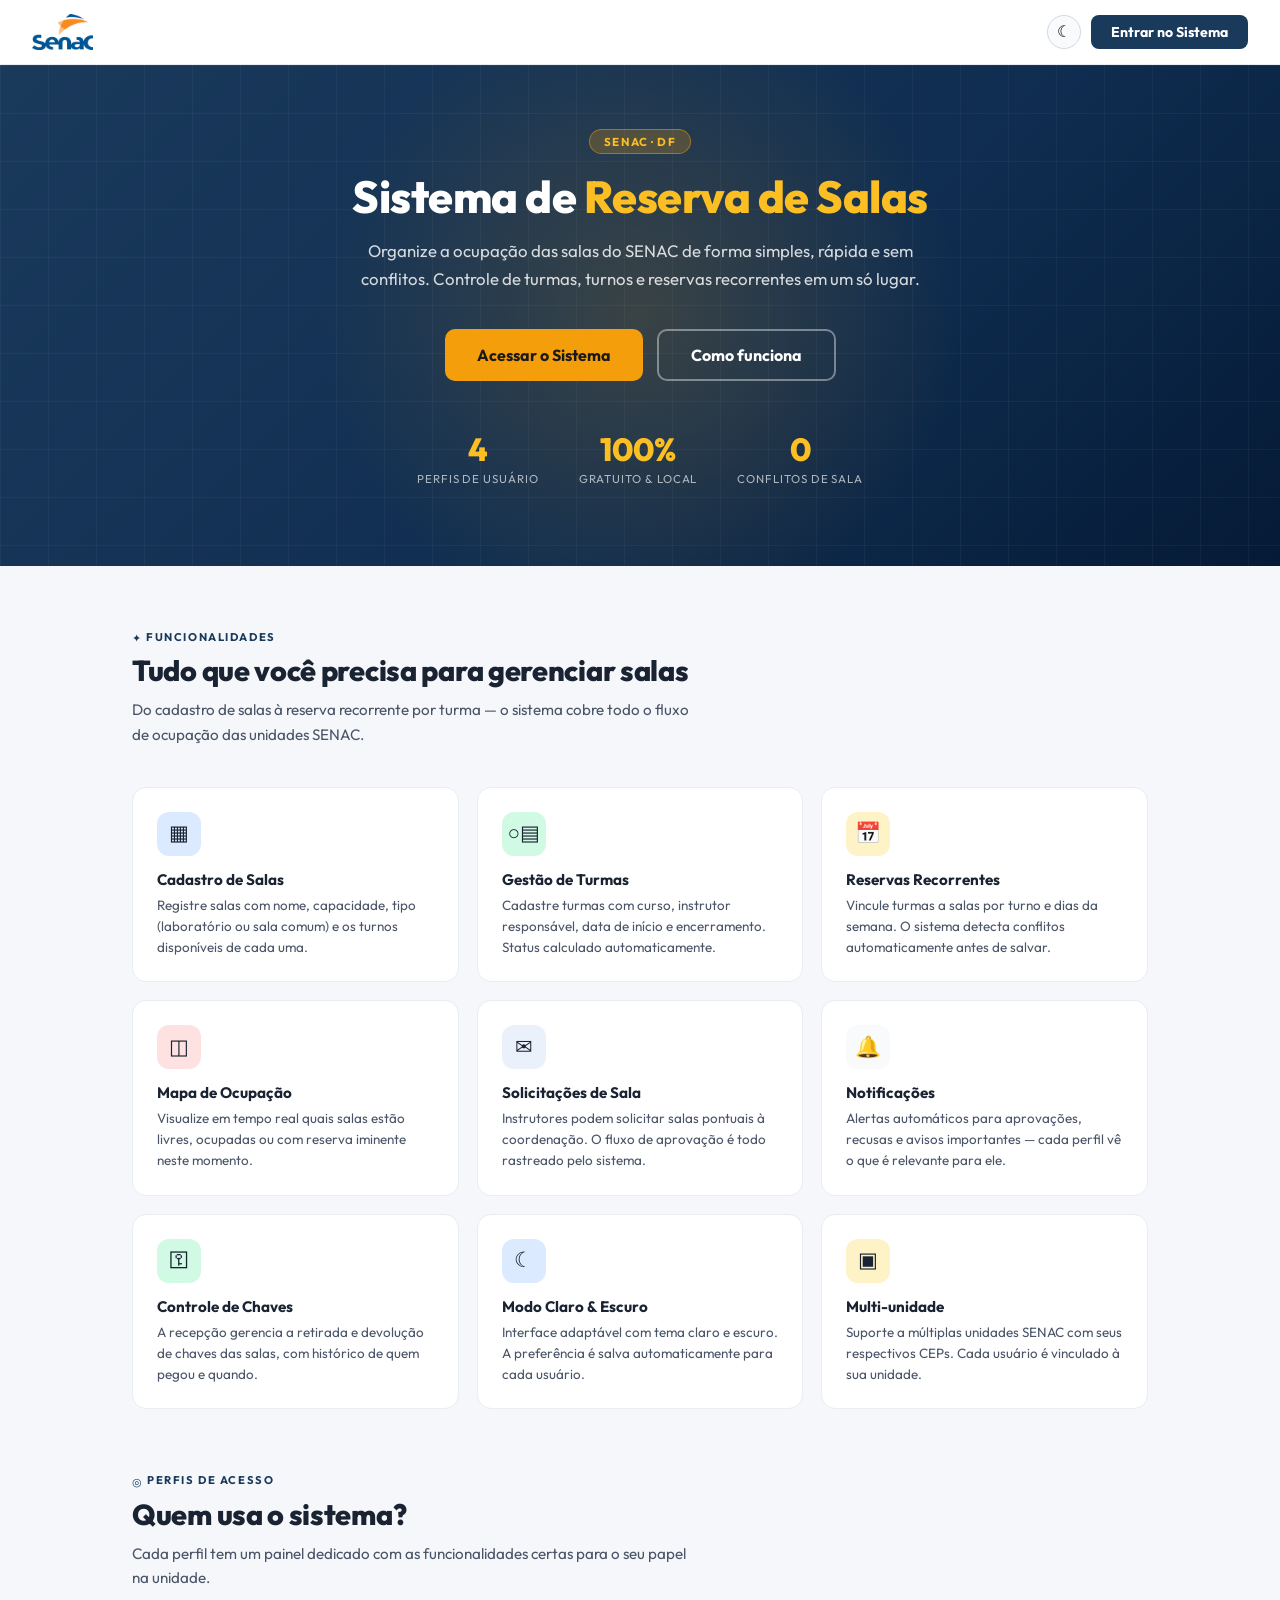
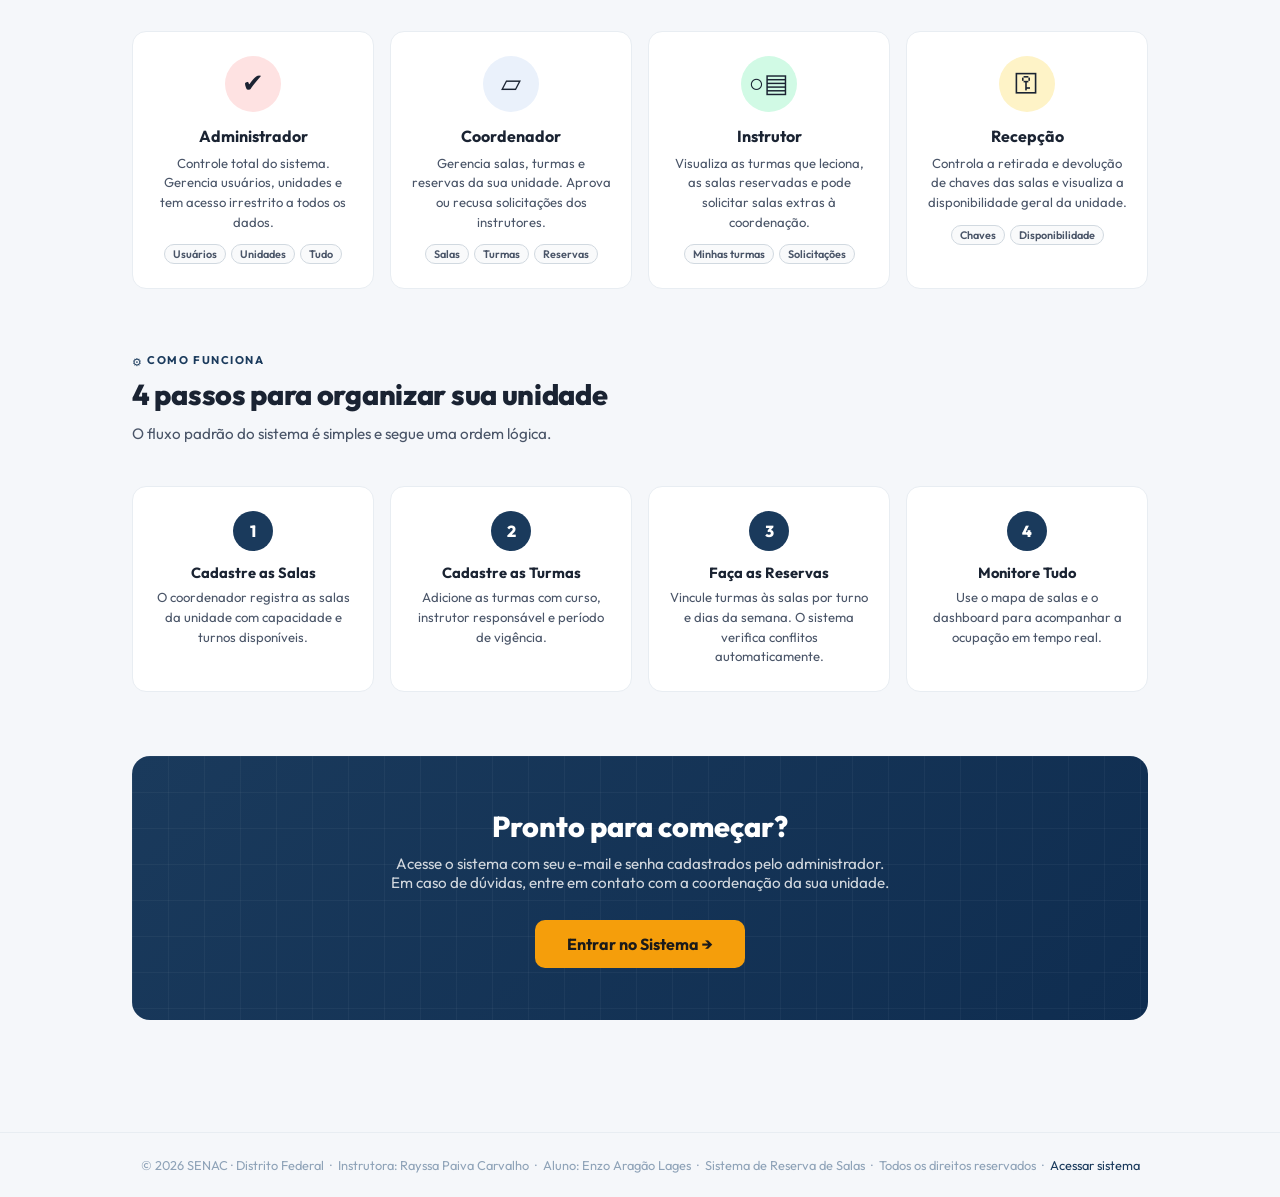
<file: index.html>
﻿<!DOCTYPE html>
<!-- index.html — Pagina inicial: apresentacao do sistema e acesso ao login -->
<html lang="pt-BR">
<head>
  <meta charset="UTF-8">
  <link rel="stylesheet" href="css/main.css">
  <link rel="stylesheet" href="css/phosphor.css">
  <meta name="viewport" content="width=device-width, initial-scale=1.0">
  <title>SENAC GDF — Sistema de Reserva de Salas</title>

</head>
<body>


<nav class="land-nav">
  <div class="land-nav-logo">
    <img src="img/senac-logo-sem-fundo.webp" alt="SENAC">
    <span class="land-nav-title"></span>
  </div>
  <div class="land-nav-right">
    <button class="btn-nav-tema" id="btnTema" title="Alternar tema" onclick="toggleTema()"><i class="ph ph-moon"></i></button>
    <a href="login.html" class="btn-nav-login">Entrar no Sistema</a>
  </div>
</nav>


<section class="hero">
  <div class="hero-inner">
    <div class="hero-badge"> SENAC · DF</div>
    <h1>Sistema de <span>Reserva de Salas</span></h1>
    <p>Organize a ocupação das salas do SENAC de forma simples, rápida e sem conflitos. Controle de turmas, turnos e reservas recorrentes em um só lugar.</p>
    <div class="hero-btns">
      <a href="login.html" class="btn-hero btn-hero-primary"> Acessar o Sistema</a>
      <a href="#funcionalidades" class="btn-hero btn-hero-outline"> Como funciona</a>
    </div>
    <div class="hero-stats">
      <div class="hs"><div class="hs-val">4</div><div class="hs-lbl">Perfis de usuário</div></div>
      <div class="hs"><div class="hs-val">100%</div><div class="hs-lbl">Gratuito &amp; local</div></div>
      <div class="hs"><div class="hs-val">0</div><div class="hs-lbl">Conflitos de sala</div></div>
    </div>
  </div>
</section>


<div class="land-wrap">
<div class="land-content">

  
  <div id="funcionalidades">
    <div class="section-label"><i class="ph ph-sparkle"></i> Funcionalidades</div>
    <div class="section-title">Tudo que você precisa para gerenciar salas</div>
    <div class="section-sub">Do cadastro de salas à reserva recorrente por turma — o sistema cobre todo o fluxo de ocupação das unidades SENAC.</div>
    <div class="feat-grid">
      <div class="feat-card">
        <div class="feat-icon blue"><i class="ph ph-buildings"></i></div>
        <div class="feat-title">Cadastro de Salas</div>
        <div class="feat-desc">Registre salas com nome, capacidade, tipo (laboratório ou sala comum) e os turnos disponíveis de cada uma.</div>
      </div>
      <div class="feat-card">
        <div class="feat-icon green"><i class="ph ph-user"></i><i class="ph ph-chalkboard-teacher"></i></div>
        <div class="feat-title">Gestão de Turmas</div>
        <div class="feat-desc">Cadastre turmas com curso, instrutor responsável, data de início e encerramento. Status calculado automaticamente.</div>
      </div>
      <div class="feat-card">
        <div class="feat-icon amber"><i class="ph ph-calendar"></i></div>
        <div class="feat-title">Reservas Recorrentes</div>
        <div class="feat-desc">Vincule turmas a salas por turno e dias da semana. O sistema detecta conflitos automaticamente antes de salvar.</div>
      </div>
      <div class="feat-card">
        <div class="feat-icon red"><i class="ph ph-map-trifold"></i></div>
        <div class="feat-title">Mapa de Ocupação</div>
        <div class="feat-desc">Visualize em tempo real quais salas estão livres, ocupadas ou com reserva iminente neste momento.</div>
      </div>
      <div class="feat-card">
        <div class="feat-icon prim"><i class="ph ph-envelope-simple"></i></div>
        <div class="feat-title">Solicitações de Sala</div>
        <div class="feat-desc">Instrutores podem solicitar salas pontuais à coordenação. O fluxo de aprovação é todo rastreado pelo sistema.</div>
      </div>
      <div class="feat-card">
        <div class="feat-icon muted"><i class="ph ph-bell"></i></div>
        <div class="feat-title">Notificações</div>
        <div class="feat-desc">Alertas automáticos para aprovações, recusas e avisos importantes — cada perfil vê o que é relevante para ele.</div>
      </div>
      <div class="feat-card">
        <div class="feat-icon green"><i class="ph ph-key"></i></div>
        <div class="feat-title">Controle de Chaves</div>
        <div class="feat-desc">A recepção gerencia a retirada e devolução de chaves das salas, com histórico de quem pegou e quando.</div>
      </div>
      <div class="feat-card">
        <div class="feat-icon blue"><i class="ph ph-moon"></i></div>
        <div class="feat-title">Modo Claro &amp; Escuro</div>
        <div class="feat-desc">Interface adaptável com tema claro e escuro. A preferência é salva automaticamente para cada usuário.</div>
      </div>
      <div class="feat-card">
        <div class="feat-icon amber"><i class="ph ph-bank"></i></div>
        <div class="feat-title">Multi-unidade</div>
        <div class="feat-desc">Suporte a múltiplas unidades SENAC com seus respectivos CEPs. Cada usuário é vinculado à sua unidade.</div>
      </div>
    </div>
  </div>

  
  <div>
    <div class="section-label"><i class="ph ph-users"></i> Perfis de Acesso</div>
    <div class="section-title">Quem usa o sistema?</div>
    <div class="section-sub">Cada perfil tem um painel dedicado com as funcionalidades certas para o seu papel na unidade.</div>
    <div class="perfil-grid">
      <div class="perfil-card">
        <div class="perfil-avatar" style="background:var(--red-l);font-size:1.6rem"><i class="ph ph-shield-check"></i></div>
        <div class="perfil-name">Administrador</div>
        <div class="perfil-desc">Controle total do sistema. Gerencia usuários, unidades e tem acesso irrestrito a todos os dados.</div>
        <div class="perfil-tags">
          <span class="ptag">Usuários</span>
          <span class="ptag">Unidades</span>
          <span class="ptag">Tudo</span>
        </div>
      </div>
      <div class="perfil-card">
        <div class="perfil-avatar" style="background:var(--primary-l);font-size:1.6rem"><i class="ph ph-graduation-cap"></i></div>
        <div class="perfil-name">Coordenador</div>
        <div class="perfil-desc">Gerencia salas, turmas e reservas da sua unidade. Aprova ou recusa solicitações dos instrutores.</div>
        <div class="perfil-tags">
          <span class="ptag">Salas</span>
          <span class="ptag">Turmas</span>
          <span class="ptag">Reservas</span>
        </div>
      </div>
      <div class="perfil-card">
        <div class="perfil-avatar" style="background:var(--green-l);font-size:1.6rem"><i class="ph ph-user"></i><i class="ph ph-chalkboard-teacher"></i></div>
        <div class="perfil-name">Instrutor</div>
        <div class="perfil-desc">Visualiza as turmas que leciona, as salas reservadas e pode solicitar salas extras à coordenação.</div>
        <div class="perfil-tags">
          <span class="ptag">Minhas turmas</span>
          <span class="ptag">Solicitações</span>
        </div>
      </div>
      <div class="perfil-card">
        <div class="perfil-avatar" style="background:var(--amber-l);font-size:1.6rem"><i class="ph ph-key"></i></div>
        <div class="perfil-name">Recepção</div>
        <div class="perfil-desc">Controla a retirada e devolução de chaves das salas e visualiza a disponibilidade geral da unidade.</div>
        <div class="perfil-tags">
          <span class="ptag">Chaves</span>
          <span class="ptag">Disponibilidade</span>
        </div>
      </div>
    </div>
  </div>

  
  <div>
    <div class="section-label"><i class="ph ph-gear"></i> Como Funciona</div>
    <div class="section-title">4 passos para organizar sua unidade</div>
    <div class="section-sub">O fluxo padrão do sistema é simples e segue uma ordem lógica.</div>
    <div class="steps">
      <div class="step">
        <div class="step-num">1</div>
        <div class="step-title">Cadastre as Salas</div>
        <div class="step-desc">O coordenador registra as salas da unidade com capacidade e turnos disponíveis.</div>
      </div>
      <div class="step">
        <div class="step-num">2</div>
        <div class="step-title">Cadastre as Turmas</div>
        <div class="step-desc">Adicione as turmas com curso, instrutor responsável e período de vigência.</div>
      </div>
      <div class="step">
        <div class="step-num">3</div>
        <div class="step-title">Faça as Reservas</div>
        <div class="step-desc">Vincule turmas às salas por turno e dias da semana. O sistema verifica conflitos automaticamente.</div>
      </div>
      <div class="step">
        <div class="step-num">4</div>
        <div class="step-title">Monitore Tudo</div>
        <div class="step-desc">Use o mapa de salas e o dashboard para acompanhar a ocupação em tempo real.</div>
      </div>
    </div>
  </div>

  
  <div class="cta-box">
    <h2>Pronto para começar?</h2>
    <p>Acesse o sistema com seu e-mail e senha cadastrados pelo administrador.<br>Em caso de dúvidas, entre em contato com a coordenação da sua unidade.</p>
    <a href="login.html" class="btn-hero btn-hero-primary">Entrar no Sistema →</a>
  </div>

</div>
</div>


<footer class="land-footer">
  © 2026 SENAC · Distrito Federal &nbsp;·&nbsp; Instrutora: Rayssa Paiva Carvalho &nbsp;·&nbsp; Aluno: Enzo Aragão Lages &nbsp;·&nbsp; Sistema de Reserva de Salas &nbsp;·&nbsp;
  Todos os direitos reservados &nbsp;·&nbsp;
  <a href="login.html" style="color:var(--primary);text-decoration:none">Acessar sistema</a>
</footer>

<script src="js/storage.js"></script>
<script src="js/index_page.js"></script>
</body>
</html>
</file>
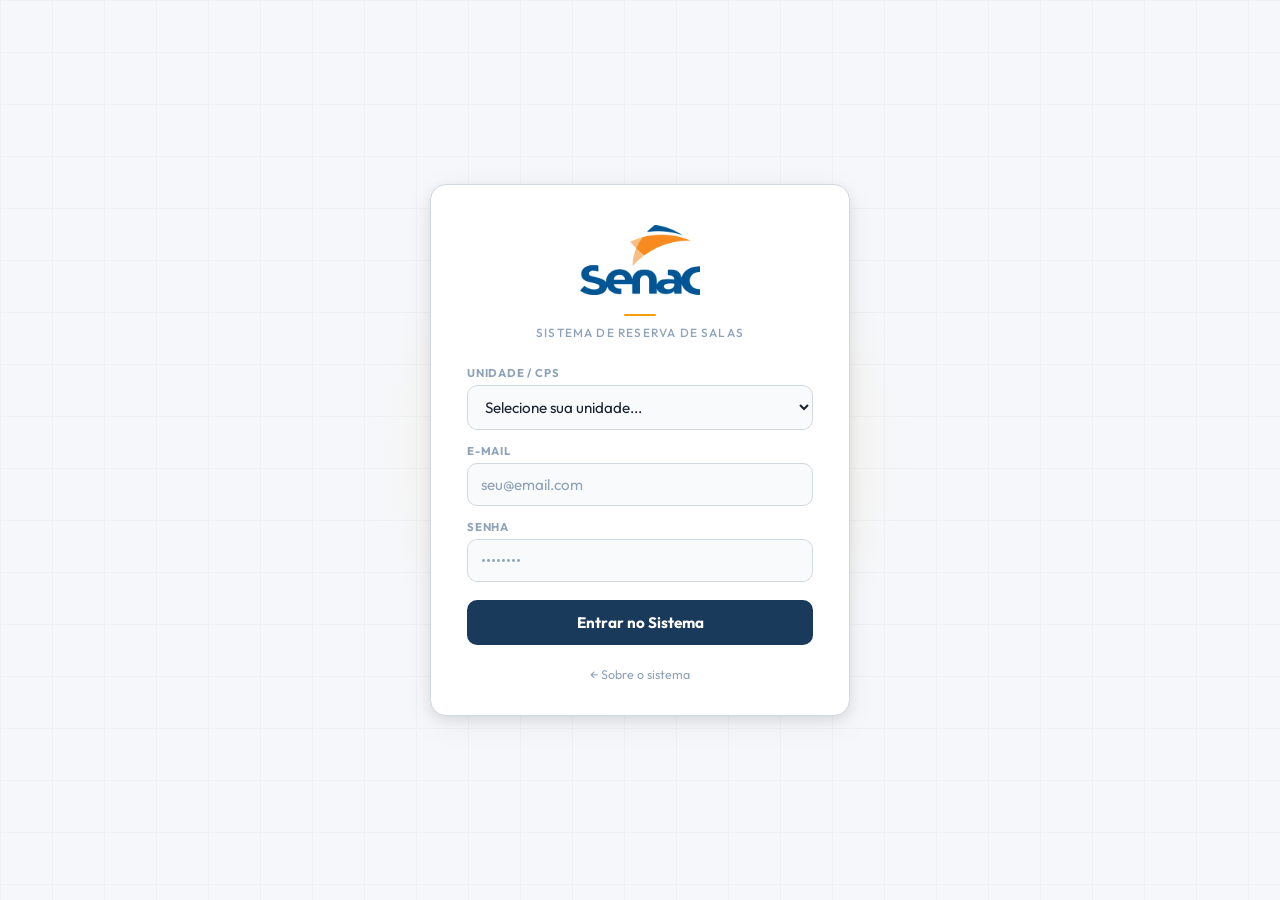
<file: admin.html>
﻿<!DOCTYPE html>
<!-- admin.html — Painel do Administrador: usuarios, unidades, salas, turmas, reservas, chaves e calendario -->
<html lang="pt-BR">
<head>
  <meta charset="UTF-8">
  <link rel="stylesheet" href="css/main.css">
  <link rel="stylesheet" href="css/phosphor.css">
  <meta name="viewport" content="width=device-width, initial-scale=1.0">
  <title>Administrador — SENAC Reservas</title>

</head>
<body>
<div class="layout">

  
  <aside class="sidebar">
    <div class="sb-brand">
      <div class="logo-wrap" id="logoWrap"><img id="logoImg" src="img/senac-logo-sem-fundo.webp" alt="SENAC"></div>
      <div class="sb-nome" id="logoTxt">SENAC · GDF</div>
      <div class="sb-sub">Reserva de Salas</div>
      <span class="sb-badge admin">Administrador</span>
    </div>
    <nav class="sb-nav">
      <span class="sb-section">Painel</span>
      <button class="sb-btn" id="nav-dashboard" onclick="ir('dashboard')"><span class="ic">D</span>Dashboard</button>
      <span class="sb-section">Gestão</span>
      <button class="sb-btn" id="nav-usuarios"  onclick="ir('usuarios')"><span class="ic">U</span>Usuários</button>
      <button class="sb-btn" id="nav-unidades"  onclick="ir('unidades')"><span class="ic">C</span>Unidades / CPS</button>
      <span class="sb-section">Visão Global</span>
      <button class="sb-btn" id="nav-salas"    onclick="ir('salas')"><span class="ic">S</span>Salas</button>
      <button class="sb-btn" id="nav-turmas"   onclick="ir('turmas')"><span class="ic">T</span>Turmas</button>
      <button class="sb-btn" id="nav-reservas" onclick="ir('reservas')"><span class="ic">R</span>Reservas</button>
      <button class="sb-btn" id="nav-chaves"   onclick="ir('chaves')"><span class="ic"><i class="ph ph-key"></i></span>Chaves</button>
      <button class="sb-btn" id="nav-calendario" onclick="ir('calendario')"><span class="ic"><i class="ph ph-calendar"></i></span>Calendário</button>
    </nav>
    <div class="sb-foot">
      <div class="sb-user">
        <div class="sb-avatar" id="sbIniciais">AD</div>
        <div><div class="sb-uname" id="sbNome">—</div><div class="sb-urole">Administrador</div></div>
      </div>
      <button class="btn-sair" onclick="sair()">Sair do sistema</button>
    </div>
  </aside>

  
  <div class="main">
    <header class="topbar">
      <div>
        <div class="tb-title" id="tbTitle">Dashboard</div>
        <div class="tb-sub"   id="tbSub">Visão geral do sistema</div>
      </div>
      <div class="tb-right">
        <button class="btn-tema" onclick="toggleTema()" title="Alternar tema"><i class="ph ph-moon"></i></button>
      </div>
    </header>

    
    <div class="pg ativa" id="pg-dashboard">
      <div class="stats s4">
        <div class="stat s-primary"><div class="stat-lbl">Total Usuários</div><div class="stat-val" id="stTotal">0</div></div>
        <div class="stat s-blue">  <div class="stat-lbl">Coordenadores</div> <div class="stat-val" id="stCoord">0</div></div>
        <div class="stat s-green"> <div class="stat-lbl">Instrutores</div>   <div class="stat-val" id="stInst">0</div></div>
        <div class="stat s-amber"> <div class="stat-lbl">Unidades</div>      <div class="stat-val" id="stUnid">0</div></div>
      </div>
      <div class="stats s4" style="margin-top:0">
        <div class="stat s-primary"><div class="stat-lbl">Salas</div>    <div class="stat-val" id="stSalas">0</div></div>
        <div class="stat s-blue">  <div class="stat-lbl">Turmas</div>   <div class="stat-val" id="stTurmas">0</div></div>
        <div class="stat s-green"> <div class="stat-lbl">Reservas</div> <div class="stat-val" id="stResv">0</div></div>
        <div class="stat s-amber"> <div class="stat-lbl">Chaves</div>   <div class="stat-val" id="stChav">0</div></div>
      </div>
      <div class="card">
        <div class="card-title">Ultimos Usuários</div>
        <div class="tw"><table class="tbl">
          <thead><tr><th>Nome</th><th>E-mail</th><th>Perfil</th><th>Unidade</th></tr></thead>
          <tbody id="tbDash"></tbody>
        </table></div>
      </div>
    </div>

    
    <div class="pg" id="pg-usuarios">
      <div class="card">
        <div class="card-head">
          <div class="card-title">Usuários do Sistema <span class="count-badge" id="countUsuarios"></span></div>
          <button type="button" class="btn-refresh" onclick="return atualizarSecao('rdUsuarios', this)"><i class="ph ph-arrows-clockwise"></i> Atualizar</button>
          <button class="btn btn-primary" onclick="abrirUser(0)">+ Novo Usuário</button>
        </div>
        <div id="searchUsuarios"></div>
        <div class="tw"><table class="tbl">
          <thead><tr><th>Nome</th><th>E-mail</th><th>Perfil</th><th>Unidade</th><th>Ações</th></tr></thead>
          <tbody id="tbUsuarios"></tbody>
        </table></div>
      </div>
    </div>

    
    <div class="pg" id="pg-unidades">
      <div class="card">
        <div class="card-head">
          <div class="card-title">Unidades / CPS do SENAC-DF <span class="count-badge" id="countUnidades"></span></div>
          <button type="button" class="btn-refresh" onclick="return atualizarSecao('rdUnidades', this)"><i class="ph ph-arrows-clockwise"></i> Atualizar</button>
          <button class="btn btn-primary" onclick="abrirUnid(0)">+ Nova Unidade</button>
        </div>
        <div id="searchUnidades"></div>
        <div class="tw"><table class="tbl">
          <thead><tr><th>Nome</th><th>Endereço</th><th>CEP</th><th>Ações</th></tr></thead>
          <tbody id="tbUnidades"></tbody>
        </table></div>
      </div>
    </div>

    
    <div class="pg" id="pg-salas">
      <div class="card">
        <div class="card-head">
          <div class="card-title">Todas as Salas <span class="count-badge" id="countSalasAdmin"></span></div>
          <button type="button" class="btn-refresh" onclick="return atualizarSecao('rdTodasSalas', this)"><i class="ph ph-arrows-clockwise"></i> Atualizar</button>
        </div>
        <div id="searchSalasAdmin"></div>
        <div class="tw"><table class="tbl">
          <thead><tr><th>Nome</th><th>Unidade</th><th>Tipo</th><th>Capacidade</th><th>Turnos</th></tr></thead>
          <tbody id="tbSalasAdmin"></tbody>
        </table></div>
      </div>
    </div>

    
    <div class="pg" id="pg-turmas">
      <div class="card">
        <div class="card-head">
          <div class="card-title">Todas as Turmas <span class="count-badge" id="countTurmasAdmin"></span></div>
          <button type="button" class="btn-refresh" onclick="return atualizarSecao('rdTodasTurmas', this)"><i class="ph ph-arrows-clockwise"></i> Atualizar</button>
        </div>
        <div id="searchTurmasAdmin"></div>
        <div class="tw"><table class="tbl">
          <thead><tr><th>Código</th><th>Curso</th><th>Unidade</th><th>Instrutor</th><th>Turno</th><th>Status</th></tr></thead>
          <tbody id="tbTurmasAdmin"></tbody>
        </table></div>
      </div>
    </div>

    
    <div class="pg" id="pg-reservas">
      <div class="card">
        <div class="card-head">
          <div class="card-title">Todas as Reservas <span class="count-badge" id="countResAdmin"></span></div>
          <button type="button" class="btn-refresh" onclick="return atualizarSecao('rdTodasReservas', this)"><i class="ph ph-arrows-clockwise"></i> Atualizar</button>
        </div>
        <div id="searchResAdmin"></div>
        <div class="tw"><table class="tbl">
          <thead><tr><th>Sala</th><th>Turma</th><th>Unidade</th><th>Turno</th><th>Período</th><th>Status</th></tr></thead>
          <tbody id="tbResAdmin"></tbody>
        </table></div>
      </div>
    </div>

    
    <div class="pg" id="pg-chaves">
      <div class="card">
        <div class="card-head">
          <div class="card-title">Todas as Chaves <span class="count-badge" id="countChavAdmin"></span></div>
          <button type="button" class="btn-refresh" onclick="return atualizarSecao('rdTodasChaves', this)"><i class="ph ph-arrows-clockwise"></i> Atualizar</button>
        </div>
        <div id="searchChavAdmin"></div>
        <div class="tw"><table class="tbl">
          <thead><tr><th>Código</th><th>Sala</th><th>Unidade</th><th>Andar</th><th>Status</th></tr></thead>
          <tbody id="tbChavAdmin"></tbody>
        </table></div>
      </div>

        
    </div>

    
    <div class="pg" id="pg-calendario">
      <div class="card">
        <div class="cal-toolbar">
          <div class="cal-nav">
            <button class="cal-nav-btn" onclick="calAnterior()" title="Anterior"><i class="ph ph-caret-left"></i></button>
            <span id="calPeriodo" class="cal-periodo">Calendário</span>
            <button class="cal-nav-btn" onclick="calProximo()" title="Próximo"><i class="ph ph-caret-right"></i></button>
            <button class="cal-today-btn" onclick="calHoje()">Hoje</button>
          </div>
          <div class="cal-view-toggle">
            <button class="cal-view-btn ativo" data-vista="mes"    onclick="calVista('mes')">Mês</button>
            <button class="cal-view-btn"        data-vista="semana" onclick="calVista('semana')">Semana</button>
          </div>
          <div class="cal-filters">
            <select id="calFiltSala"  onchange="calFiltrar()"><option value="">Todas as salas</option></select>
            <select id="calFiltTurno" onchange="calFiltrar()">
              <option value="">Todos os turnos</option>
              <option>Matutino</option><option>Vespertino</option><option>Noturno</option>
            </select>
            <button type="button" class="btn-refresh" onclick="return atualizarSecao('rdCalendario', this)"><i class="ph ph-arrows-clockwise"></i> Atualizar</button>
          </div>
        </div>
        <div class="cal-legenda">
          <div class="cal-leg"><div class="cal-leg-dot mat"></div>Matutino</div>
          <div class="cal-leg"><div class="cal-leg-dot ves"></div>Vespertino</div>
          <div class="cal-leg"><div class="cal-leg-dot not"></div>Noturno</div>
          <div class="cal-leg"><div class="cal-leg-dot avul"></div>Sem turma</div>
        </div>
        <div class="cal-layout">
          <div id="calCorpo"></div>
          <div class="cal-detalhe-wrap"><div id="calDetalhe" class="cal-detalhe"></div></div>
        </div>
      </div>
    </div>
  </div>
</div>


<div class="modal-overlay" id="modalUser" style="display:none">
  <div class="modal-box" style="max-width:460px">
    <div class="modal-title"><span id="mUTitulo">Novo Usuário</span><button class="modal-close" onclick="fecharUser()"><i class="ph ph-x"></i></button></div>
    <div class="fg" style="gap:12px">
      <div class="ff"><label>Nome completo *</label><input type="text" id="mUNome" placeholder="Nome completo"></div>
      <div class="ff"><label>E-mail *</label><input type="email" id="mUEmail" placeholder="email@senac.br"></div>
      <div class="ff"><label>Senha</label><input type="password" id="mUSenha" placeholder="Deixe vazio para não alterar"></div>
      <div class="fg g2" style="gap:12px;margin:0">
        <div class="ff"><label>Perfil *</label>
          <select id="mUPerfil">
            <option value="coordenador">Coordenador</option>
            <option value="instrutor">Instrutor</option>
            <option value="recepcao">Recepção</option>
          </select>
        </div>
        <div class="ff"><label>Unidade *</label><select id="mUUnidade"><option value="">— Selecione —</option></select></div>
      </div>
    </div>
    <div id="mUMsg" class="fmsg"></div>
    <div class="modal-foot">
      <button class="btn btn-ghost" onclick="fecharUser()">Cancelar</button>
      <button class="btn btn-primary" onclick="salvarUser()">Salvar</button>
    </div>
  </div>
</div>


<div class="modal-overlay" id="modalUnid" style="display:none">
  <div class="modal-box">
    <div class="modal-title"><span id="mNTitulo">Nova Unidade</span><button class="modal-close" onclick="fecharUnid()"><i class="ph ph-x"></i></button></div>
    <div class="fg">
      <div class="ff"><label>Nome *</label><input type="text" id="mNNome" placeholder="Ex.: CPS Taguatinga"></div>
      <div class="ff"><label>Endereço</label><input type="text" id="mNEndereco" placeholder="Rua, número, bairro"></div>
      <div class="ff"><label>CEP</label><input type="text" id="mNCep" placeholder="00000-000"></div>
    </div>
    <div id="mNMsg" class="fmsg"></div>
    <div class="modal-foot">
      <button class="btn btn-ghost" onclick="fecharUnid()">Cancelar</button>
      <button class="btn btn-primary" onclick="salvarUnid()">Salvar</button>
    </div>
  </div>
</div>


    <div id="toasts"></div>
<script src="js/storage.js"></script>
    <script src="js/calendario_page.js"></script>
<script src="js/auth.js"></script>
<script src="js/search.js"></script>
<script src="js/admin_page.js"></script>
</body>
</html>
</file>
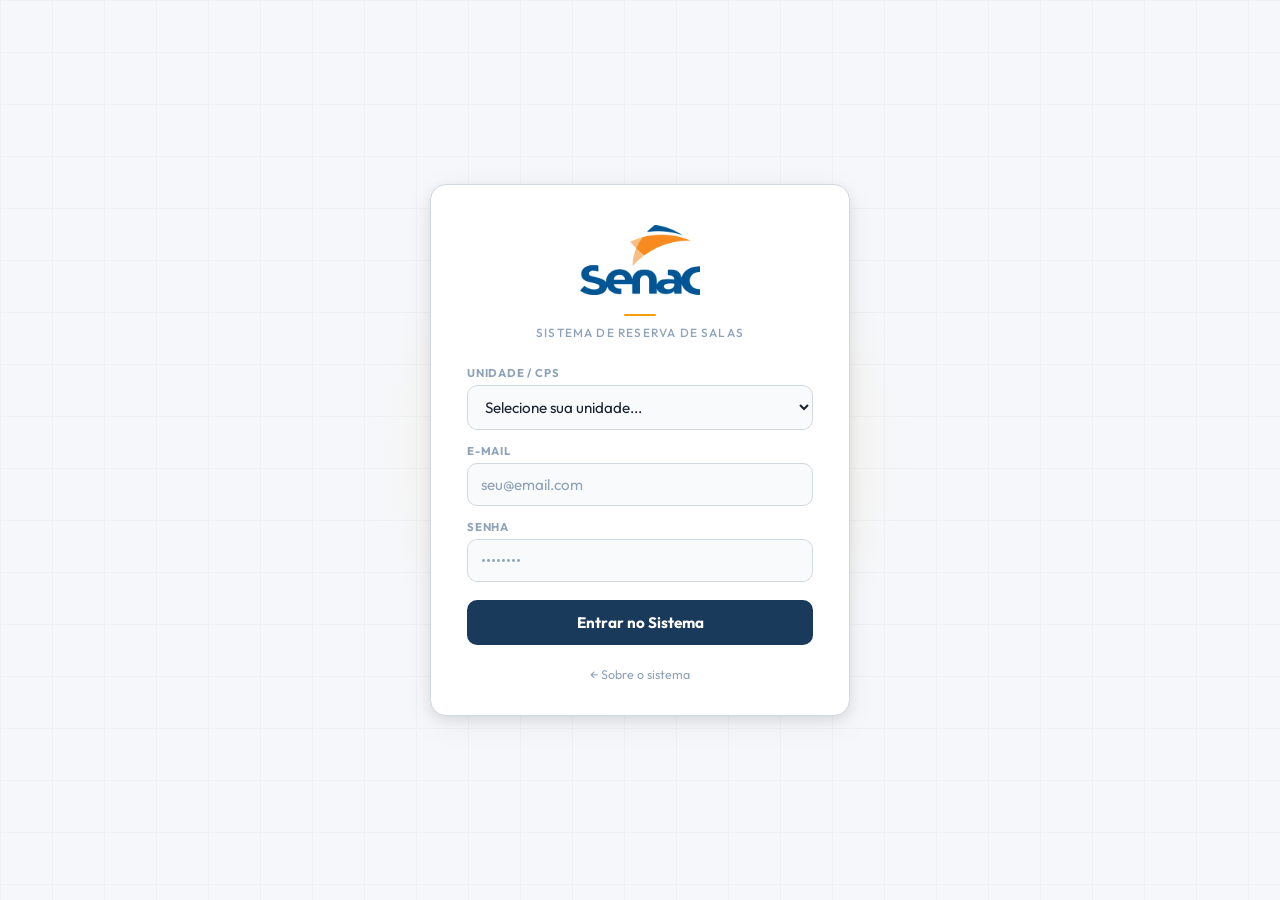
<file: coordenador.html>
﻿<!DOCTYPE html>
<!-- coordenador.html — Painel do Coordenador: salas, turmas, reservas, mapa, solicitacoes, calendario -->
<html lang="pt-BR">
<head>
  <meta charset="UTF-8">
  <link rel="stylesheet" href="css/main.css">
  <link rel="stylesheet" href="css/phosphor.css">
  <meta name="viewport" content="width=device-width, initial-scale=1.0">
  <title>Coordenador — SENAC Reservas</title>

</head>
<body>
<div class="layout">

  <aside class="sidebar">
    <div class="sb-brand">
      <div class="logo-wrap" id="logoWrap"><img id="logoImg" src="img/senac-logo-sem-fundo.webp" alt="SENAC"></div>
      <div class="sb-nome" id="logoTxt">SENAC · GDF</div>
      <div class="sb-sub" id="sbUnidade"></div>
      <span class="sb-badge coord">Coordenador</span>
    </div>
    <nav class="sb-nav">
      <span class="sb-section">Painel</span>
      <button class="sb-btn" id="nav-dashboard"   onclick="ir('dashboard')">  <span class="ic">D</span>Dashboard</button>
      <span class="sb-section">Cadastros</span>
      <button class="sb-btn" id="nav-salas"        onclick="ir('salas')">       <span class="ic">S</span>Salas</button>
      <button class="sb-btn" id="nav-turmas"       onclick="ir('turmas')">      <span class="ic">T</span>Turmas</button>
      <button class="sb-btn" id="nav-reservas"     onclick="ir('reservas')">    <span class="ic">R</span>Reservas</button>
      <span class="sb-section">Visualização</span>
      <button class="sb-btn" id="nav-instrutores"  onclick="ir('instrutores')"> <span class="ic">I</span>Instrutores</button>
      <button class="sb-btn" id="nav-mapa"         onclick="ir('mapa')">        <span class="ic">M</span>Mapa de Salas</button>
      <button class="sb-btn" id="nav-calendario" onclick="ir('calendario')"><span class="ic"><i class="ph ph-calendar"></i></span>Calendário</button>
      <button class="sb-btn" id="nav-solicitacoes" onclick="ir('solicitacoes')"><span class="ic">!</span>Solicitações<span class="sb-notif" id="badgeSolic" style="display:none">0</span></button>
      <button class="sb-btn" id="nav-notifs"       onclick="ir('notifs')">      <span class="ic">N</span>Notificações<span class="sb-notif" id="badgeNotif" style="display:none">0</span></button>
    </nav>
    <div class="sb-foot">
      <div class="sb-user"><div class="sb-avatar" id="sbIniciais">CO</div>
        <div><div class="sb-uname" id="sbNome">—</div><div class="sb-urole">Coordenador</div></div></div>
      <button class="btn-sair" onclick="sair()">Sair</button>
    </div>
  </aside>

  <div class="main">
    <header class="topbar">
      <div><div class="tb-title" id="tbTitle">Dashboard</div><div class="tb-sub" id="tbSub"></div></div>
      <div class="tb-right"><button class="btn-tema" onclick="toggleTema()"><i class="ph ph-moon"></i></button></div>
    </header>

    
    <div class="pg ativa" id="pg-dashboard">
      <div class="stats s4">
        <div class="stat s-primary"><div class="stat-lbl">Salas</div>      <div class="stat-val" id="stSalas">0</div></div>
        <div class="stat s-green"> <div class="stat-lbl">Turmas Ativas</div><div class="stat-val" id="stTurmas">0</div></div>
        <div class="stat s-amber"> <div class="stat-lbl">Reservas</div>    <div class="stat-val" id="stRes">0</div></div>
        <div class="stat s-red">   <div class="stat-lbl">Solicitações</div><div class="stat-val" id="stSol">0</div></div>
      </div>
      <div class="card">
        <div class="card-head"><div class="card-title">Turmas Recentes</div>
          <button class="btn btn-ghost btn-sm" onclick="ir('turmas')">Ver todas</button></div>
        <div class="tw"><table class="tbl">
          <thead><tr><th>Código</th><th>Curso</th><th>Instrutor</th><th>Status</th><th>Período</th></tr></thead>
          <tbody id="tbDash"></tbody>
        </table></div>
      </div>
    </div>

    
    <div class="pg" id="pg-salas">
      <div class="card">
        <div class="card-head">
          <div class="card-title">Salas da Unidade <span class="count-badge" id="countSalasCoord"></span></div>
          <button class="btn btn-primary" onclick="abrirSala(0)">+ Nova Sala</button>
        </div>
        <div id="searchSalasCoord"></div>
        <div class="tw"><table class="tbl">
          <thead><tr><th>Nome</th><th>Andar</th><th>Bloco</th><th>Capacidade</th><th>Tipo</th><th>Turnos</th><th>Ações</th></tr></thead>
          <tbody id="tbSalas"></tbody>
        </table></div>
      </div>
    </div>

    
    <div class="pg" id="pg-turmas">
      <div class="card">
        <div class="card-head">
          <div class="card-title">Turmas <span class="count-badge" id="countTurmasCoord"></span></div>
          <button class="btn btn-primary" onclick="abrirTurma(0)">+ Nova Turma</button>
        </div>
        <div id="searchTurmasCoord"></div>
        <div class="tw"><table class="tbl">
          <thead><tr><th>Código</th><th>Curso</th><th>Turno</th><th>Instrutor</th><th>Início</th><th>Fim</th><th>Status</th><th>Ações</th></tr></thead>
          <tbody id="tbTurmas"></tbody>
        </table></div>
      </div>
    </div>

    
    <div class="pg" id="pg-reservas">
      <div class="card">
        <div class="card-head">
          <div class="card-title">Reservas Recorrentes <span class="count-badge" id="countResCoord"></span></div>
          <button class="btn btn-primary" onclick="abrirReserva()">+ Nova Reserva</button>
        </div>
        <div id="searchResCoord"></div>
        <div class="tw"><table class="tbl">
          <thead><tr><th>Sala</th><th>Turma</th><th>Turno</th><th>Dias</th><th>Período</th><th>Status</th><th>Ações</th></tr></thead>
          <tbody id="tbReservas"></tbody>
        </table></div>
      </div>
    </div>

    
    <div class="pg" id="pg-instrutores">
      <div class="card">
        <div class="card-head">
          <div class="card-title">Instrutores desta Unidade <span class="count-badge" id="countInstCoord"></span></div>
        </div>
        <div id="searchInstCoord"></div>
        <div class="tw"><table class="tbl">
          <thead><tr><th>Nome</th><th>E-mail</th><th>Turmas Atribuídas</th><th>Ações</th></tr></thead>
          <tbody id="tbInst"></tbody>
        </table></div>
      </div>
    </div>

    
    <div class="pg" id="pg-mapa">
      <div class="card">
        <div class="card-head">
          <div>
            <div class="card-title">Mapa de Salas — Hoje</div>
            <div id="mapaLegenda" class="mapa-legenda"></div>
          </div>
          <button type="button" class="btn-refresh" onclick="return atualizarSecao('rdMapa', this)"><i class="ph ph-arrows-clockwise"></i> Atualizar</button>
        </div>
        
        <div class="mapa-filtros">
          <div class="mapa-busca-wrap">
            <span class="search-icon"><i class="ph ph-magnifying-glass"></i></span>
            <input type="text" id="mapaBusca" class="search-input" placeholder="Pesquisar sala…" oninput="rdMapa()">
          </div>
          <select id="mapaFiltBloco"  class="filter-select" onchange="rdMapa()" style="min-width:140px"><option value="">Todos os blocos</option></select>
          <select id="mapaFiltAndar"  class="filter-select" onchange="rdMapa()" style="min-width:140px"><option value="">Todos os andares</option></select>
          <select id="mapaFiltTurno"  class="filter-select" onchange="rdMapa()" style="min-width:130px">
            <option value="">Todos os turnos</option>
            <option>Matutino</option><option>Vespertino</option><option>Noturno</option>
          </select>
          <select id="mapaFiltStatus" class="filter-select" onchange="rdMapa()" style="min-width:130px">
            <option value="">Todos os status</option>
            <option value="livre"><span class="ic-dot ic-livre"></span> Livre</option>
            <option value="ocupada"><span class="ic-dot ic-ocupada"></span> Ocupada</option>
            <option value="iminente"><span class="ic-dot ic-iminente"></span> Em breve</option>
          </select>
        </div>
        <div id="mapaSalas" style="margin-top:8px"></div>
      </div>
      <div class="card">
        <div class="card-title">Próximas Reservas (14 dias)</div>
        <div class="tw"><table class="tbl">
          <thead><tr><th>Sala</th><th>Turma / Tipo</th><th>Instrutor</th><th>Período</th><th>Dias · Turno</th></tr></thead>
          <tbody id="tbFuturasCoord"></tbody>
        </table></div>
      </div>
    </div>

    
            
    <div class="pg" id="pg-solicitacoes">
      <div class="card"><div class="card-head"><div class="card-title">Solicitações de Sala</div>
        <button type="button" class="btn-refresh" onclick="return atualizarSecao('rdSolics', this)"><i class="ph ph-arrows-clockwise"></i> Atualizar</button></div>
        <div id="listaSolics"></div>
      </div>
    </div>

    
    <div class="pg" id="pg-notifs">
      <div class="card"><div class="card-head"><div class="card-title">Notificações</div>
        <button type="button" class="btn-refresh" onclick="return atualizarSecao('rdNotifs', this)"><i class="ph ph-arrows-clockwise"></i> Atualizar</button></div>
        <div id="listaNotifs"></div>
      </div>

    
    </div>

    
    <div class="pg" id="pg-calendario">
      <div class="card">
        <div class="cal-toolbar">
          <div class="cal-nav">
            <button class="cal-nav-btn" onclick="calAnterior()" title="Anterior"><i class="ph ph-caret-left"></i></button>
            <span id="calPeriodo" class="cal-periodo">Calendário</span>
            <button class="cal-nav-btn" onclick="calProximo()" title="Próximo"><i class="ph ph-caret-right"></i></button>
            <button class="cal-today-btn" onclick="calHoje()">Hoje</button>
          </div>
          <div class="cal-view-toggle">
            <button class="cal-view-btn ativo" data-vista="mes"    onclick="calVista('mes')">Mês</button>
            <button class="cal-view-btn"        data-vista="semana" onclick="calVista('semana')">Semana</button>
          </div>
          <div class="cal-filters">
            <select id="calFiltSala"  onchange="calFiltrar()"><option value="">Todas as salas</option></select>
            <select id="calFiltTurno" onchange="calFiltrar()">
              <option value="">Todos os turnos</option>
              <option>Matutino</option><option>Vespertino</option><option>Noturno</option>
            </select>
            <button type="button" class="btn-refresh" onclick="return atualizarSecao('rdCalendario', this)"><i class="ph ph-arrows-clockwise"></i> Atualizar</button>
          </div>
        </div>
        <div class="cal-legenda">
          <div class="cal-leg"><div class="cal-leg-dot mat"></div>Matutino</div>
          <div class="cal-leg"><div class="cal-leg-dot ves"></div>Vespertino</div>
          <div class="cal-leg"><div class="cal-leg-dot not"></div>Noturno</div>
          <div class="cal-leg"><div class="cal-leg-dot avul"></div>Sem turma</div>
        </div>
        <div class="cal-layout">
          <div id="calCorpo"></div>
          <div class="cal-detalhe-wrap"><div id="calDetalhe" class="cal-detalhe"></div></div>
        </div>
      </div>
    </div>
  </div>
</div>


<div class="modal-overlay" id="modalSala" style="display:none">
  <div class="modal-box" style="max-width:520px">
    <div class="modal-title">
      <span id="mSTit">Nova Sala</span>
      <button class="modal-close" onclick="modalFechar('modalSala')" title="Fechar"><i class="ph ph-x"></i></button>
    </div>
    <div class="fg g2">
      <div class="ff"><label>Nome / Número *</label><input type="text" id="mSNome" placeholder="Ex.: Lab 03"></div>
      <div class="ff"><label>Capacidade *</label><input type="number" id="mSCap" min="1" placeholder="30"></div>
      <div class="ff s2col"><label>Tipo de Sala *</label><input type="text" id="mSTipo" placeholder="Ex.: Laboratório de Informática, Sala comum…"></div>
      <div class="ff"><label>Andar</label><input type="text" id="mSAndar" placeholder="Ex.: Térreo, 1º Andar, 2º Andar"></div>
      <div class="ff"><label>Bloco</label><input type="text" id="mSBloco" placeholder="Ex.: Bloco A, Bloco B, Principal"></div>
      <div class="ff s2col"><label>Turnos disponíveis</label>
        <div class="chips" id="mSTurnos"></div>
      </div>
    </div>
    <div id="mSMsg" class="fmsg"></div>
    <div class="modal-foot">
      <button class="btn btn-ghost" onclick="modalFechar('modalSala')">Cancelar</button>
      <button class="btn btn-primary" onclick="salvarSala()">Salvar</button>
    </div>
  </div>
</div>


<div class="modal-overlay" id="modalTurma" style="display:none">
  <div class="modal-box">
    <div class="modal-title">
      <span id="mTTit">Nova Turma</span>
      <button class="modal-close" onclick="modalFechar('modalTurma')" title="Fechar"><i class="ph ph-x"></i></button>
    </div>
    <div class="fg g2">
      <div class="ff"><label>Código *</label><input type="text" id="mTCod" placeholder="2025.08.178"></div>
      <div class="ff"><label>Curso *</label><input type="text" id="mTCurso" placeholder="Nome do curso"></div>
      <div class="ff"><label>Turno *</label>
        <select id="mTTurno"><option>Matutino</option><option>Vespertino</option><option>Noturno</option></select></div>
      <div class="ff"><label>Instrutor</label><select id="mTInst"></select></div>
      <div class="ff"><label>Data Início *</label><input type="date" id="mTIni"></div>
      <div class="ff"><label>Data Fim *</label>  <input type="date" id="mTFim"></div>
    </div>
    <div id="mTMsg" class="fmsg"></div>
    <div class="modal-foot">
      <button class="btn btn-ghost" onclick="modalFechar('modalTurma')">Cancelar</button>
      <button class="btn btn-primary" onclick="salvarTurma()">Salvar</button>
    </div>
  </div>
</div>


<div class="modal-overlay" id="modalRes" style="display:none">
  <div class="modal-box" style="max-width:480px">
    <div class="modal-title">
      <span id="mrTitulo">Nova Reserva</span>
      <button class="modal-close" onclick="modalFechar('modalRes')" title="Fechar"><i class="ph ph-x"></i></button>
    </div>
    <div class="fg" style="gap:10px">
      <div class="ff"><label>Sala *</label><select id="mRSala"></select></div>
      <div class="ff"><label>Turma *</label><select id="mRTurma"></select></div>
      <div class="fg g2" style="gap:10px;margin:0">
        <div class="ff"><label>Turno *</label>
          <select id="mRTurno"><option>Matutino</option><option>Vespertino</option><option>Noturno</option></select>
        </div>
        <div class="ff"><label>Dias da semana</label><div class="chips" id="mRDias"></div></div>
      </div>
      <div class="fg g2" style="gap:10px;margin:0">
        <div class="ff"><label>Início *</label><input type="date" id="mRIni"></div>
        <div class="ff"><label>Fim *</label><input type="date" id="mRFim"></div>
      </div>
    </div>
    <div id="mRMsg" class="fmsg"></div>
    <div class="modal-foot">
      <button class="btn btn-ghost" onclick="_editReservaId=null;modalFechar('modalRes')">Cancelar</button>
      <button class="btn btn-primary" onclick="salvarReserva()">Criar Reserva</button>
    </div>
  </div>
</div>


<div class="modal-overlay" id="modalAtrib" style="display:none">
  <div class="modal-box">
    <div class="modal-title">
      <span id="mATit">Atribuir Turma ao Instrutor</span>
      <button class="modal-close" onclick="modalFechar('modalAtrib')" title="Fechar"><i class="ph ph-x"></i></button>
    </div>
    <input type="hidden" id="mAInstId">
    <div class="ff">
      <label>Turmas</label>
      <div id="mATurmas" class="chips" style="display:flex;flex-direction:column;align-items:stretch;gap:8px;max-height:280px;overflow:auto"></div>
      <div id="mAMsg" class="fmsg"></div>
    </div>
    <div class="modal-foot">
      <button class="btn btn-ghost" onclick="modalFechar('modalAtrib')">Cancelar</button>
      <button class="btn btn-primary" onclick="salvarAtrib()">Atribuir</button>
    </div>
  </div>
</div>

<div id="toasts"></div>
<script src="js/storage.js"></script>
    <script src="js/calendario_page.js"></script>
<script src="js/auth.js"></script>
<script src="js/search.js"></script>
<script src="js/coordenador_page.js"></script>
</body>
</html>
</file>
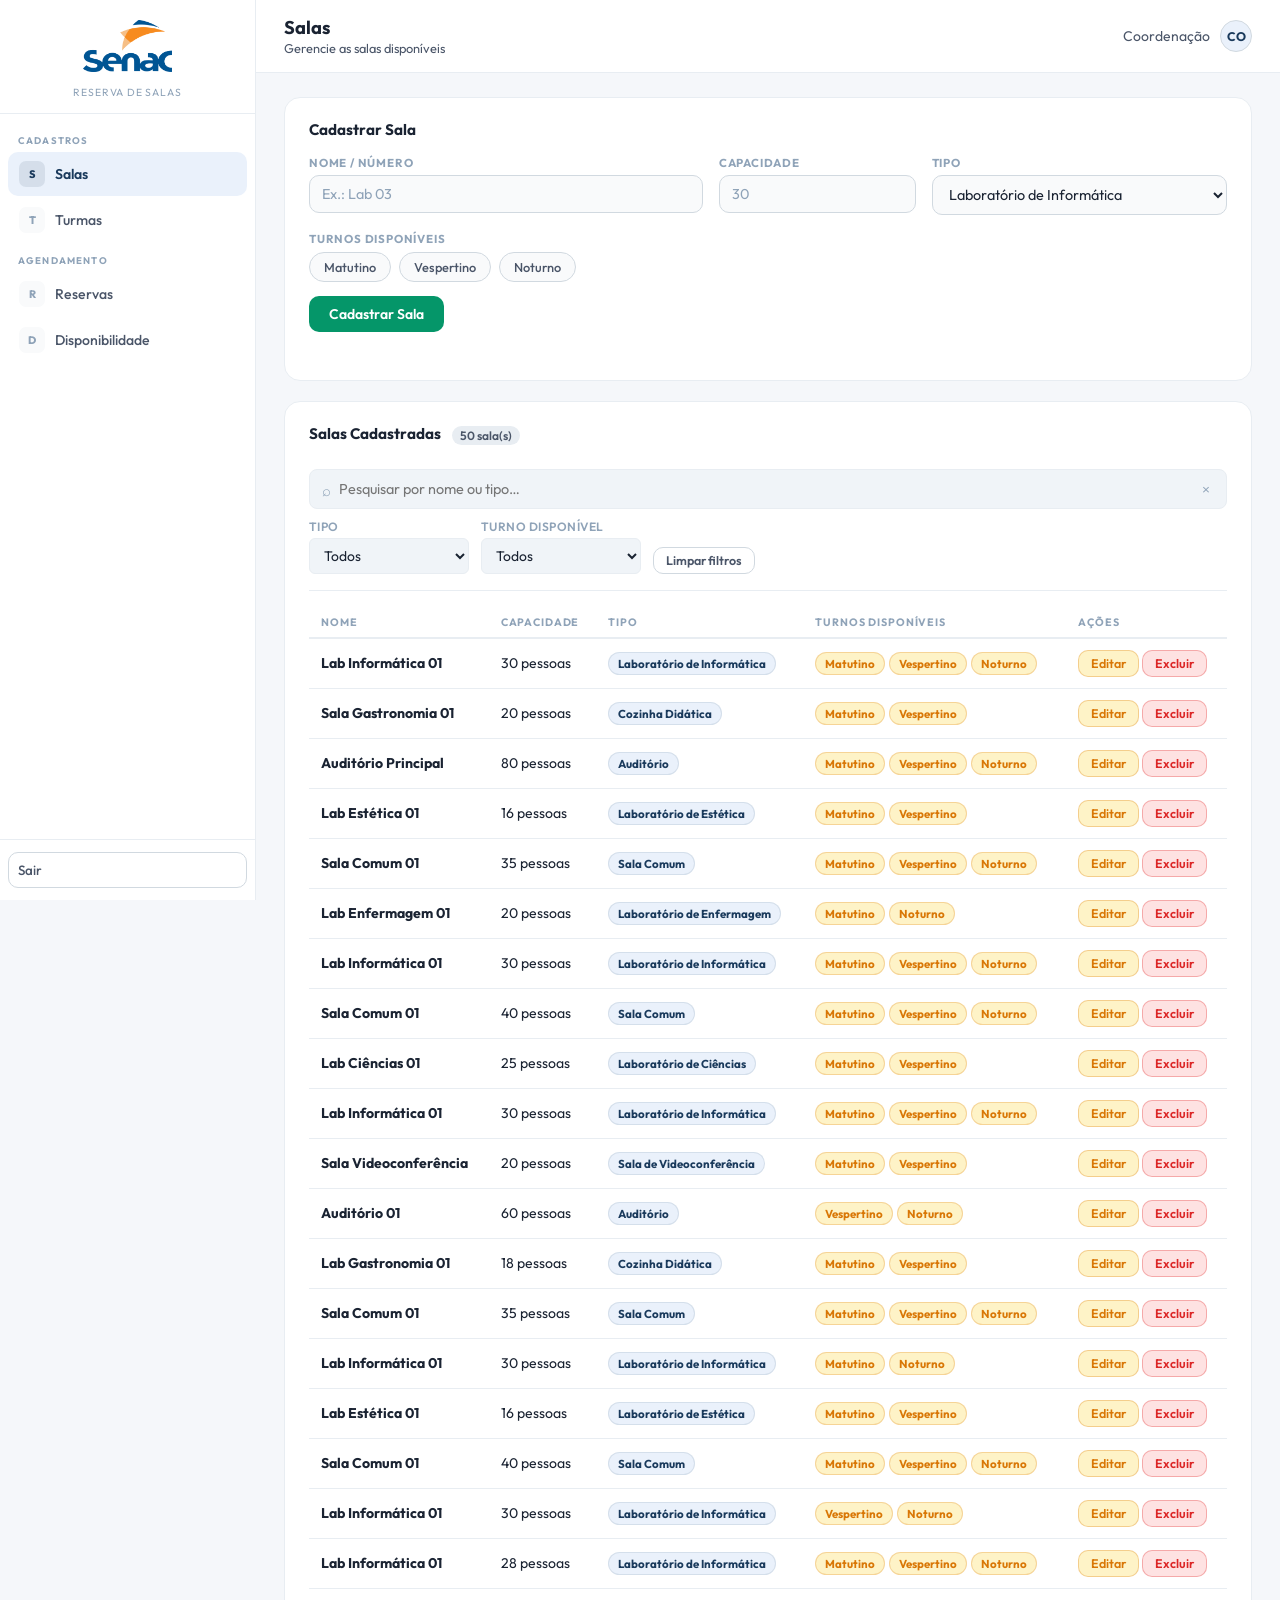
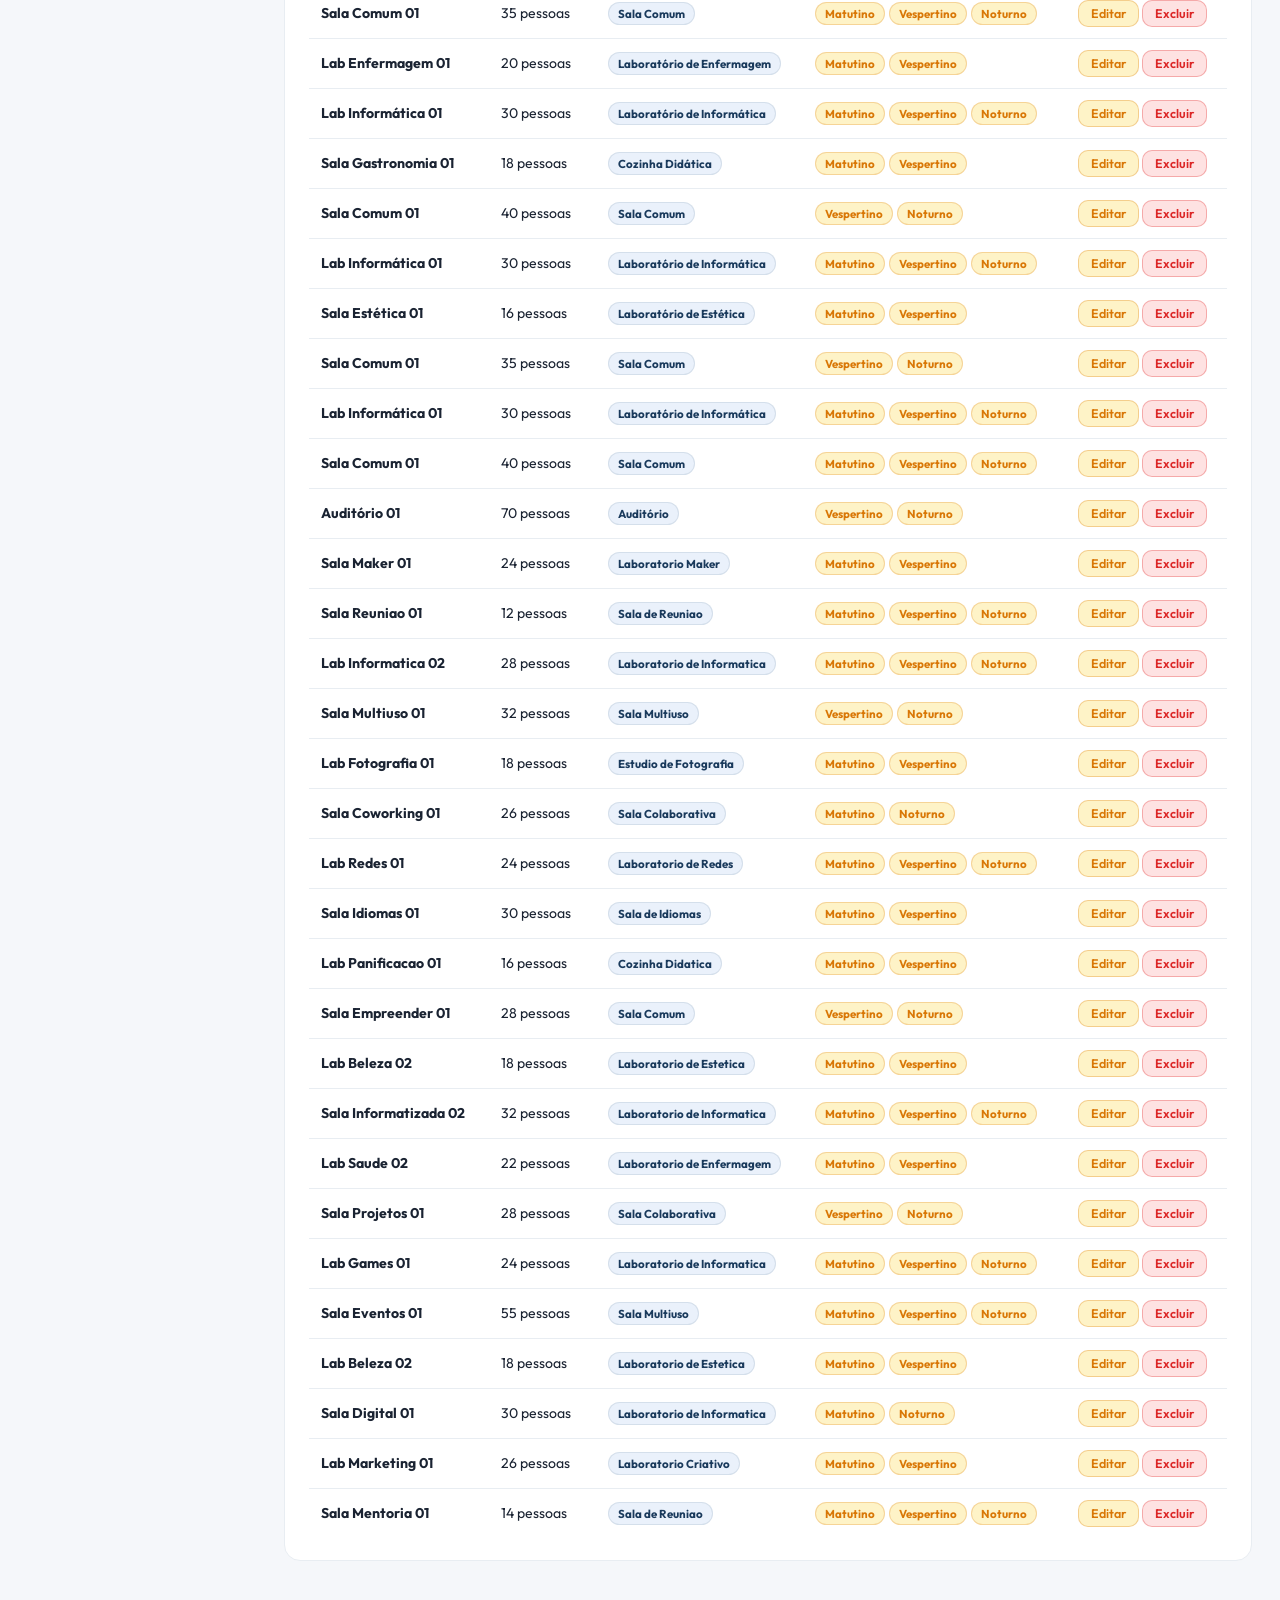
<file: dashboard.html>
<!DOCTYPE html>
<!-- dashboard.html — Painel publico de disponibilidade de salas (sem login) -->

<html lang="pt-BR">
<head>
  <meta charset="UTF-8">
  <link rel="stylesheet" href="css/main.css">
  <link rel="stylesheet" href="css/phosphor.css">
  <meta name="viewport" content="width=device-width, initial-scale=1.0">
  <title>Painel — Reserva de Salas SENAC</title>

</head>
<body>


<div class="layout">

  
  <aside class="sidebar">
    <div class="sidebar-brand">
      
      <img
        id="logoImg"
        src="img/senac-logo-sem-fundo.webp"
        alt="Logo SENAC"
        style="max-width:100%; max-height:52px; object-fit:contain; margin-bottom:8px;"
      >
      
      <div class="logo-text" id="logoText">SENAC<span>.</span></div>
      <div class="logo-sub">Reserva de Salas</div>
    </div>

    <nav class="sidebar-nav">
      <span class="nav-section-label">Cadastros</span>

      <button class="nav-item active" id="nav-salas" onclick="mostrarSecao('salas')">
        <span class="nav-icon nav-sq">S</span> Salas
      </button>

      <button class="nav-item" id="nav-turmas" onclick="mostrarSecao('turmas')">
        <span class="nav-icon nav-sq">T</span> Turmas
      </button>

      <span class="nav-section-label">Agendamento</span>

      <button class="nav-item" id="nav-reservas" onclick="mostrarSecao('reservas')">
        <span class="nav-icon nav-sq">R</span> Reservas
      </button>

      <button class="nav-item" id="nav-disponibilidade" onclick="mostrarSecao('disponibilidade')">
        <span class="nav-icon nav-sq">D</span> Disponibilidade
      </button>
    </nav>

    <div class="sidebar-footer">
      <button class="btn btn-logout" onclick="logout()">Sair</button>
    </div>
  </aside>

  
  <div class="main">

    
    <header class="topbar">
      <div>
        <div class="topbar-title" id="topbarTitle">Salas</div>
        <div class="topbar-subtitle" id="topbarSubtitle">Gerencie as salas disponíveis</div>
      </div>
      <div class="topbar-user">
        <span>Coordenação</span>
        <div class="avatar">CO</div>
      </div>
    </header>

    
    <main class="page-content">

      
      <div id="section-salas">

        
        <div class="section-card">
          <h3>Cadastrar Sala</h3>

          <form id="formSala" novalidate>
            <div style="display:grid; grid-template-columns:2fr 1fr 1.5fr; gap:16px; margin-bottom:16px">
              <div class="form-group" style="margin:0">
                <label class="form-label" for="salaNome">Nome / Número</label>
                <input type="text" id="salaNome" class="form-control" placeholder="Ex.: Lab 03">
              </div>
              <div class="form-group" style="margin:0">
                <label class="form-label" for="salaCapacidade">Capacidade</label>
                <input type="number" id="salaCapacidade" class="form-control" min="1" placeholder="30">
              </div>
              <div class="form-group" style="margin:0">
                <label class="form-label" for="salaTipo">Tipo</label>
                <select id="salaTipo" class="form-select">
                  <option value="Laboratório de Informática">Laboratório de Informática</option>
                  <option value="Laboratório de Ciências">Laboratório de Ciências</option>
                  <option value="Laboratório de Enfermagem">Laboratório de Enfermagem</option>
                  <option value="Laboratório de Gastronomia">Laboratório de Gastronomia</option>
                  <option value="Laboratório de Estética">Laboratório de Estética</option>
                  <option value="Sala de Aula comum">Sala de Aula comum</option>
                  <option value="Sala de Dança / Teatro">Sala de Dança / Teatro</option>
                  <option value="Sala de Música">Sala de Música</option>
                  <option value="Auditório">Auditório</option>
                  <option value="Biblioteca">Biblioteca</option>
                  <option value="Sala de Reunião">Sala de Reunião</option>
                  <option value="Sala de Videoconferência">Sala de Videoconferência</option>
                  <option value="Ginásio / Quadra">Ginásio / Quadra</option>
                  <option value="Oficina / Ateliê">Oficina / Ateliê</option>
                  <option value="Outro">Outro</option>
                </select>
              </div>
            </div>

            <div class="form-group">
              <label class="form-label">Turnos disponíveis</label>
              <div class="checkbox-group">
                <label class="check-chip turno-chip" data-val="Matutino">
                  <input type="checkbox" tabindex="-1"> Matutino
                </label>
                <label class="check-chip turno-chip" data-val="Vespertino">
                  <input type="checkbox" tabindex="-1"> Vespertino
                </label>
                <label class="check-chip turno-chip" data-val="Noturno">
                  <input type="checkbox" tabindex="-1"> Noturno
                </label>
              </div>
            </div>

            <div style="display:flex; gap:10px; margin-top:8px">
              <button type="submit" id="btnSalvarSala" class="btn btn-success">Cadastrar Sala</button>
              <button type="button" id="btnCancelarSala" class="btn btn-outline" style="display:none" onclick="cancelarEdicaoSala()">Cancelar</button>
            </div>
          </form>

          <div id="msgSala" class="form-msg"></div>
        </div>

        
        <div class="section-card">
          <div style="display:flex;justify-content:space-between;align-items:center;margin-bottom:12px">
            <h3 style="margin:0">Salas Cadastradas <span class="count-badge" id="countSalasDash"></span></h3>
          </div>
          <div id="searchSalasDash"></div>
          <div class="table-wrapper">
            <table class="data-table" id="tabelaSalas">
              <thead>
                <tr>
                  <th>Nome</th><th>Capacidade</th><th>Tipo</th><th>Turnos disponíveis</th><th>Ações</th>
                </tr>
              </thead>
              <tbody></tbody>
            </table>
          </div>
        </div>

      </div>


      
      <div id="section-turmas" style="display:none">

        <div class="section-card">
          <h3>Cadastrar Turma</h3>

          <form id="formTurma" novalidate>
            <div style="display:grid; grid-template-columns:1.5fr 2fr 1fr; gap:16px; margin-bottom:16px">
              <div class="form-group" style="margin:0">
                <label class="form-label" for="turmaNome">Código da Turma</label>
                <input type="text" id="turmaNome" class="form-control" placeholder="2025.08.178">
              </div>
              <div class="form-group" style="margin:0">
                <label class="form-label" for="turmaCurso">Curso</label>
                <input type="text" id="turmaCurso" class="form-control" placeholder="Ex.: Técnico em Informática">
              </div>
              <div class="form-group" style="margin:0">
                <label class="form-label" for="turmaTurno">Turno</label>
                <select id="turmaTurno" class="form-select">
                  <option>Matutino</option>
                  <option>Vespertino</option>
                  <option>Noturno</option>
                </select>
              </div>
            </div>

            <div style="display:grid; grid-template-columns:1fr 1fr 2fr; gap:16px">
              <div class="form-group" style="margin:0">
                <label class="form-label" for="turmaInicio">Data de Início</label>
                <input type="date" id="turmaInicio" class="form-control">
              </div>
              <div class="form-group" style="margin:0">
                <label class="form-label" for="turmaFim">Data de Fim</label>
                <input type="date" id="turmaFim" class="form-control">
              </div>
            </div>

            <div style="display:flex; gap:10px; margin-top:16px">
              <button type="submit" id="btnSalvarTurma" class="btn btn-success">Cadastrar Turma</button>
              <button type="button" id="btnCancelarTurma" class="btn btn-outline" style="display:none" onclick="cancelarEdicaoTurma()">Cancelar</button>
            </div>
          </form>

          <div id="msgTurma" class="form-msg"></div>
        </div>

        <div class="section-card">
          <div style="display:flex;justify-content:space-between;align-items:center;margin-bottom:12px">
            <h3 style="margin:0">Turmas Cadastradas <span class="count-badge" id="countTurmasDash"></span></h3>
          </div>
          <div id="searchTurmasDash"></div>
          <div class="table-wrapper">
            <table class="data-table" id="tabelaTurmas">
              <thead>
                <tr>
                  <th>Código</th><th>Curso</th><th>Turno</th><th>Início</th><th>Fim</th><th>Status</th><th>Ações</th>
                </tr>
              </thead>
              <tbody></tbody>
            </table>
          </div>
        </div>

      </div>


      
      <div id="section-reservas" style="display:none">

        <div class="section-card">
          <h3>Nova Reserva Recorrente</h3>

          <form id="formReserva" novalidate>
            <div style="display:grid; grid-template-columns:1fr 1fr 1fr; gap:16px; margin-bottom:16px">
              <div class="form-group" style="margin:0">
                <label class="form-label" for="reservaSala">Sala</label>
                <select id="reservaSala" class="form-select"></select>
              </div>
              <div class="form-group" style="margin:0">
                <label class="form-label" for="reservaTurma">Turma</label>
                <select id="reservaTurma" class="form-select"></select>
              </div>
              <div class="form-group" style="margin:0">
                <label class="form-label" for="reservaTurno">Turno</label>
                <select id="reservaTurno" class="form-select">
                  <option>Matutino</option>
                  <option>Vespertino</option>
                  <option>Noturno</option>
                </select>
              </div>
            </div>

            <div class="form-group">
              <label class="form-label">Dias da Semana</label>
              <div class="checkbox-group" id="diasCheckboxes"></div>
            </div>

            <div style="display:grid; grid-template-columns:1fr 1fr 2fr; gap:16px; margin-top:8px">
              <div class="form-group" style="margin:0">
                <label class="form-label" for="reservaInicio">Início da reserva</label>
                <input type="date" id="reservaInicio" class="form-control">
              </div>
              <div class="form-group" style="margin:0">
                <label class="form-label" for="reservaFim">Fim da reserva</label>
                <input type="date" id="reservaFim" class="form-control">
              </div>
            </div>

            <div style="margin-top:16px">
              <button type="submit" class="btn btn-success">Criar Reserva</button>
            </div>
          </form>

          <div id="msgReserva" class="form-msg"></div>
        </div>

        <div class="section-card">
          <div style="display:flex;justify-content:space-between;align-items:center;margin-bottom:12px">
            <h3 style="margin:0">Lista de Reservas <span class="count-badge" id="countResrDash"></span></h3>
          </div>
          <div id="searchResrDash"></div>
          <div class="table-wrapper">
            <table class="data-table" id="tabelaReservas">
              <thead>
                <tr>
                  <th>Sala</th><th>Turma</th><th>Turno</th><th>Dias</th><th>Período</th><th>Status</th><th>Ações</th>
                </tr>
              </thead>
              <tbody></tbody>
            </table>
          </div>
        </div>

      </div>


      
      <div id="section-disponibilidade" style="display:none">

        <div class="section-card">
          <h3>Verificar Disponibilidade</h3>

          <div style="display:grid; grid-template-columns:1.5fr 1fr 1fr auto; gap:16px; align-items:end">
            <div class="form-group" style="margin:0">
              <label class="form-label" for="dispSala">Sala</label>
              <select id="dispSala" class="form-select"></select>
            </div>
            <div class="form-group" style="margin:0">
              <label class="form-label" for="dispTurno">Turno</label>
              <select id="dispTurno" class="form-select">
                <option>Matutino</option>
                <option>Vespertino</option>
                <option>Noturno</option>
              </select>
            </div>
            <div class="form-group" style="margin:0">
              <label class="form-label" for="dispData">Data</label>
              <input type="date" id="dispData" class="form-control">
            </div>
            <div>
              <button id="btnVerificar" class="btn btn-success" style="white-space:nowrap">Verificar</button>
            </div>
          </div>

          <div id="resultadoDisponibilidade" class="disp-result"></div>
        </div>

        
        <div class="section-card" style="padding:20px 28px">
          <p style="color:var(--text-muted); font-size:.9rem; margin:0">
            <strong>Como funciona:</strong> selecione uma sala, o turno e uma data.
            O sistema verifica se existe alguma reserva ativa naquele turno para o dia da semana correspondente.
          </p>
        </div>

      </div>

    </main>
  </div>
</div>


<div id="toast-container"></div>


<script src="js/storage.js"></script>
<script src="js/auth.js"></script>
<script src="js/search.js"></script>
<script src="js/salas.js"></script>
<script src="js/turmas.js"></script>
<script src="js/reservas.js"></script>
<script src="js/disponibilidade.js"></script>

<script src="js/dashboard_page.js"></script>

</body>
</html>
</file>
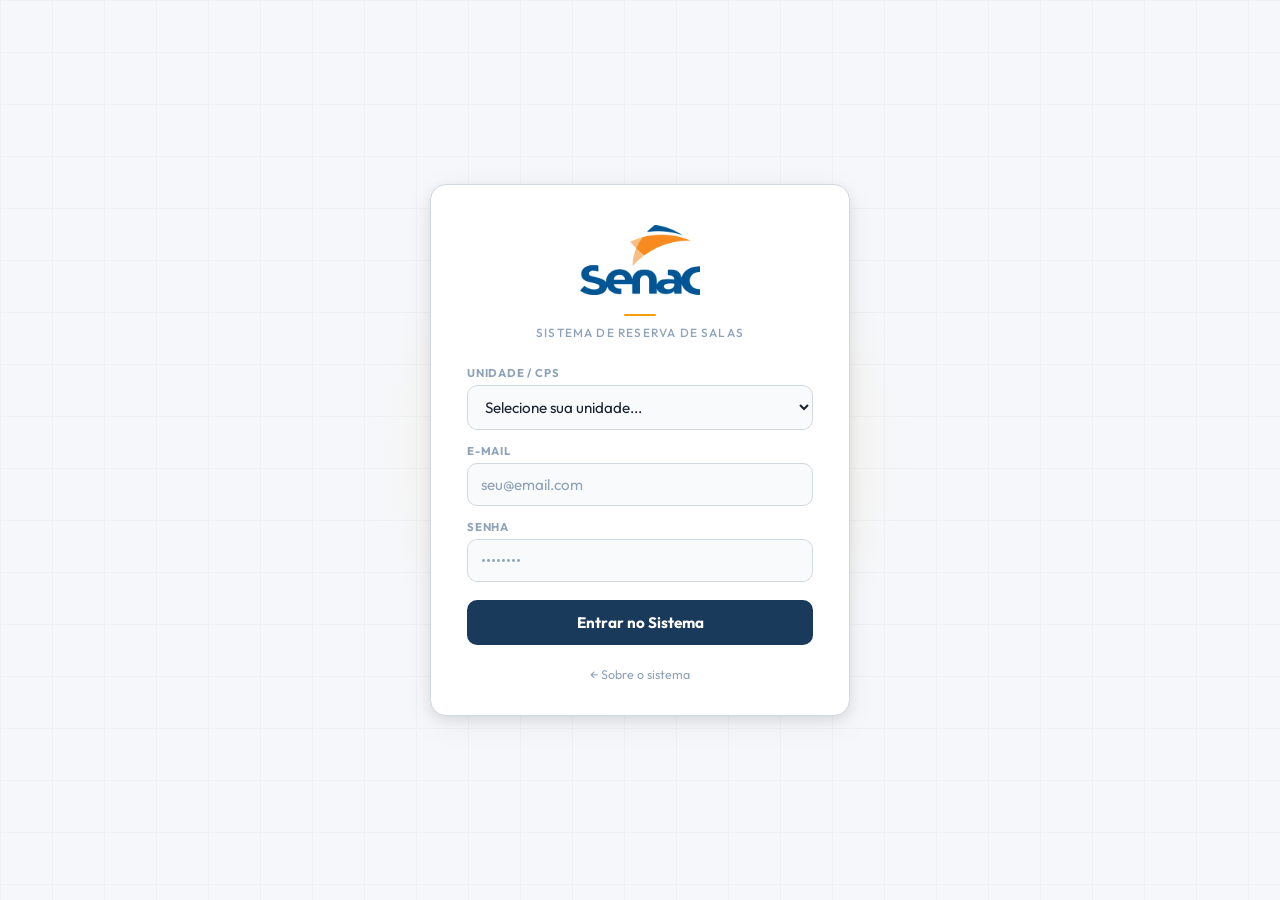
<file: instrutor.html>
﻿<!DOCTYPE html>
<!-- instrutor.html — Painel do Instrutor: turmas, solicitar sala, chaves, calendario -->
<html lang="pt-BR">
<head>
  <meta charset="UTF-8">
  <link rel="stylesheet" href="css/main.css">
  <link rel="stylesheet" href="css/phosphor.css">
  <meta name="viewport" content="width=device-width, initial-scale=1.0">
  <title>Instrutor — SENAC Reservas</title>

</head>
<body>
<div class="layout">
  <aside class="sidebar">
    <div class="sb-brand">
      <div class="logo-wrap" id="logoWrap"><img id="logoImg" src="img/senac-logo-sem-fundo.webp" alt="SENAC"></div>
      <div class="sb-nome" id="logoTxt">SENAC · GDF</div>
      <div class="sb-sub" id="sbUnidade"></div>
      <span class="sb-badge instrutor">Instrutor</span>
    </div>
    <nav class="sb-nav">
      <span class="sb-section">Meu Painel</span>
      <button class="sb-btn" id="nav-turmas"  onclick="ir('turmas')"> <span class="ic">T</span>Minhas Turmas</button>
      <button class="sb-btn" id="nav-salas"   onclick="ir('salas')">  <span class="ic">S</span>Solicitar Sala</button>
      <button class="sb-btn" id="nav-calendario" onclick="ir('calendario')"><span class="ic"><i class="ph ph-calendar"></i></span>Calendário</button>
      <button class="sb-btn" id="nav-notifs"  onclick="ir('notifs')"> <span class="ic">N</span>Notificações
        <span class="sb-notif" id="badgeNotif" style="display:none">0</span></button>
    </nav>
    <div class="sb-foot">
      <div class="sb-user"><div class="sb-avatar" id="sbIniciais">IN</div>
        <div><div class="sb-uname" id="sbNome">—</div><div class="sb-urole">Instrutor</div></div></div>
      <button class="btn-sair" onclick="sair()">Sair</button>
    </div>
  </aside>

  <div class="main">
    <header class="topbar">
      <div><div class="tb-title" id="tbTitle">Minhas Turmas</div><div class="tb-sub" id="tbSub"></div></div>
      <div class="tb-right"><button class="btn-tema" onclick="toggleTema()"><i class="ph ph-moon"></i></button></div>
    </header>

    
    <div class="pg ativa" id="pg-turmas">
      <div class="card">
        <div class="card-head">
          <div class="card-title">Turmas Atribuídas a Mim <span class="count-badge" id="countTurmasInst"></span></div>
          <button type="button" class="btn-refresh" onclick="return atualizarSecao('rdTurmas', this)"><i class="ph ph-arrows-clockwise"></i> Atualizar</button>
        </div>
        <div id="searchTurmasInst"></div>
        <div class="tw"><table class="tbl">
          <thead><tr><th>Código</th><th>Curso</th><th>Turno</th><th>Sala Reservada</th><th>Status</th><th>Período</th></tr></thead>
          <tbody id="tbTurmas"></tbody>
        </table></div>
      </div>
    </div>

    
    <div class="pg" id="pg-salas">
      <div class="card"><div class="card-head"><div class="card-title">Disponibilidade de Salas</div>
        <button type="button" class="btn-refresh" onclick="return atualizarSecao('rdSalas', this)"><i class="ph ph-arrows-clockwise"></i> Atualizar</button></div>
        <div id="listaSalas" class="mapa-andar-grid" style="margin-top:12px"></div>
      </div>
    </div>


    
            
    <div class="pg" id="pg-notifs">
      <div class="card"><div class="card-head"><div class="card-title">Notificações</div>
        <button type="button" class="btn-refresh" onclick="return atualizarSecao('rdNotifs', this)"><i class="ph ph-arrows-clockwise"></i> Atualizar</button></div>
        <div id="listaNotifs"></div>
      </div>

    
    </div>

    
    <div class="pg" id="pg-calendario">
      <div class="card">
        <div class="cal-toolbar">
          <div class="cal-nav">
            <button class="cal-nav-btn" onclick="calAnterior()" title="Anterior"><i class="ph ph-caret-left"></i></button>
            <span id="calPeriodo" class="cal-periodo">Calendário</span>
            <button class="cal-nav-btn" onclick="calProximo()" title="Próximo"><i class="ph ph-caret-right"></i></button>
            <button class="cal-today-btn" onclick="calHoje()">Hoje</button>
          </div>
          <div class="cal-view-toggle">
            <button class="cal-view-btn ativo" data-vista="mes"    onclick="calVista('mes')">Mês</button>
            <button class="cal-view-btn"        data-vista="semana" onclick="calVista('semana')">Semana</button>
          </div>
          <div class="cal-filters">
            <select id="calFiltSala"  onchange="calFiltrar()"><option value="">Todas as salas</option></select>
            <select id="calFiltTurno" onchange="calFiltrar()">
              <option value="">Todos os turnos</option>
              <option>Matutino</option><option>Vespertino</option><option>Noturno</option>
            </select>
            <button type="button" class="btn-refresh" onclick="return atualizarSecao('rdCalendario', this)"><i class="ph ph-arrows-clockwise"></i> Atualizar</button>
          </div>
        </div>
        <div class="cal-legenda">
          <div class="cal-leg"><div class="cal-leg-dot mat"></div>Matutino</div>
          <div class="cal-leg"><div class="cal-leg-dot ves"></div>Vespertino</div>
          <div class="cal-leg"><div class="cal-leg-dot not"></div>Noturno</div>
          <div class="cal-leg"><div class="cal-leg-dot avul"></div>Sem turma</div>
        </div>
        <div class="cal-layout">
          <div id="calCorpo"></div>
          <div class="cal-detalhe-wrap"><div id="calDetalhe" class="cal-detalhe"></div></div>
        </div>
      </div>
    </div>
  </div>
</div>


<div class="modal-overlay" id="modalSolic" style="display:none">
  <div class="modal-box" style="max-width:580px">
    <div class="modal-title">
      <span>Solicitar Sala: <strong><span id="slNome"></span></strong></span>
      <button class="modal-close" onclick="modalFechar('modalSolic')" title="Fechar"><i class="ph ph-x"></i></button>
    </div>
    <input type="hidden" id="slSalaId">
    <div class="fg" style="gap:13px">

      
      <div class="ff">
        <label>Turma <span style="font-weight:400;font-size:.74rem;color:var(--text3)">(opcional)</span></label>
        <select id="slTurma" onchange="slOnTurmaChange()">
          <option value="">— Sem turma vinculada —</option>
        </select>
      </div>

      
      <div class="ff">
        <label>Como deseja informar a data?</label>
        <div class="sl-date-mode-grid">
          <button class="sl-tipo-btn sl-tipo-ativo" id="slBtnUnica" onclick="slModoData('unica')"><i class="ph ph-calendar-check"></i> Data única</button>
          <button class="sl-tipo-btn" id="slBtnPeriodo" onclick="slModoData('periodo')"><i class="ph ph-calendar-dots"></i> Período</button>
          <button class="sl-tipo-btn" id="slBtnEsp" onclick="slModoData('especificas')"><i class="ph ph-calendar-plus"></i> Datas avulsas</button>
        </div>
      </div>

      
      <div class="ff sl-date-panel" id="slSecaoUnica">
        <label>Data *</label>
        <input type="date" id="slData" onchange="verificarDisponibilidadeSolic()">
      </div>

      
      <div id="slSeaoPeriodo" class="ff sl-date-panel" style="display:none">
        <div class="fg g2 sl-date-row">
          <div class="ff"><label>Data início *</label><input type="date" id="slDataIni" onchange="verificarDisponibilidadeSolic()"></div>
          <div class="ff"><label>Data fim *</label><input type="date" id="slDataFim" onchange="verificarDisponibilidadeSolic()"></div>
        </div>
      </div>

      
      <div id="slSecaoEspecificas" class="ff sl-date-panel" style="display:none">
        <label>Selecione as datas *</label>
        <div class="sl-date-add-row">
          <input type="date" id="slDataAvulsa">
          <button class="btn-refresh" onclick="slAdicionarData()"><i class="ph ph-plus"></i> Adicionar</button>
        </div>
        <div id="slListaDatas" class="sl-date-list"></div>
      </div>

      
      <div class="ff">
        <label>Turno * <span style="font-weight:400;font-size:.74rem;color:var(--text3)">(selecione um ou mais)</span></label>
        <div class="chips" id="slTurnosChips" style="margin-top:4px">
          <div class="chip" data-v="Matutino"   onclick="slToggleTurno(this)"><i class="ph ph-sun"></i> Matutino</div>
          <div class="chip" data-v="Vespertino" onclick="slToggleTurno(this)"><i class="ph ph-cloud-sun"></i> Vespertino</div>
          <div class="chip" data-v="Noturno"    onclick="slToggleTurno(this)"><i class="ph ph-moon"></i> Noturno</div>
        </div>
      </div>

      
      <div class="fg g2" style="gap:10px;margin:0">
        <div class="ff">
          <label>Horário início <span style="font-weight:400;font-size:.74rem;color:var(--text3)">(opcional)</span></label>
          <input type="time" id="slHoraIni">
        </div>
        <div class="ff">
          <label>Horário fim <span style="font-weight:400;font-size:.74rem;color:var(--text3)">(opcional)</span></label>
          <input type="time" id="slHoraFim">
        </div>
      </div>

      
      <div id="slDisponibilidade" style="display:none;padding:10px 14px;border-radius:8px;font-size:.83rem;line-height:1.5"></div>
      <div id="slTurnoErro" style="font-size:.82rem;margin-top:2px;display:none"></div>

      
      <div class="ff">
        <label>Motivo / Observação</label>
        <textarea id="slMotivo" placeholder="Descreva o motivo da solicitação..."></textarea>
      </div>

    </div>
    <div class="modal-foot">
      <button class="btn btn-ghost" onclick="modalFechar('modalSolic')">Cancelar</button>
      <button class="btn btn-primary" onclick="enviarSolic()"><i class="ph ph-paper-plane-tilt"></i> Enviar Solicitação</button>
    </div>
  </div>
</div>

<script src="js/storage.js"></script>
    <script src="js/calendario_page.js"></script>
<script src="js/auth.js"></script>
<script src="js/search.js"></script>
<script src="js/instrutor_page.js"></script>
</body>
</html>
</file>
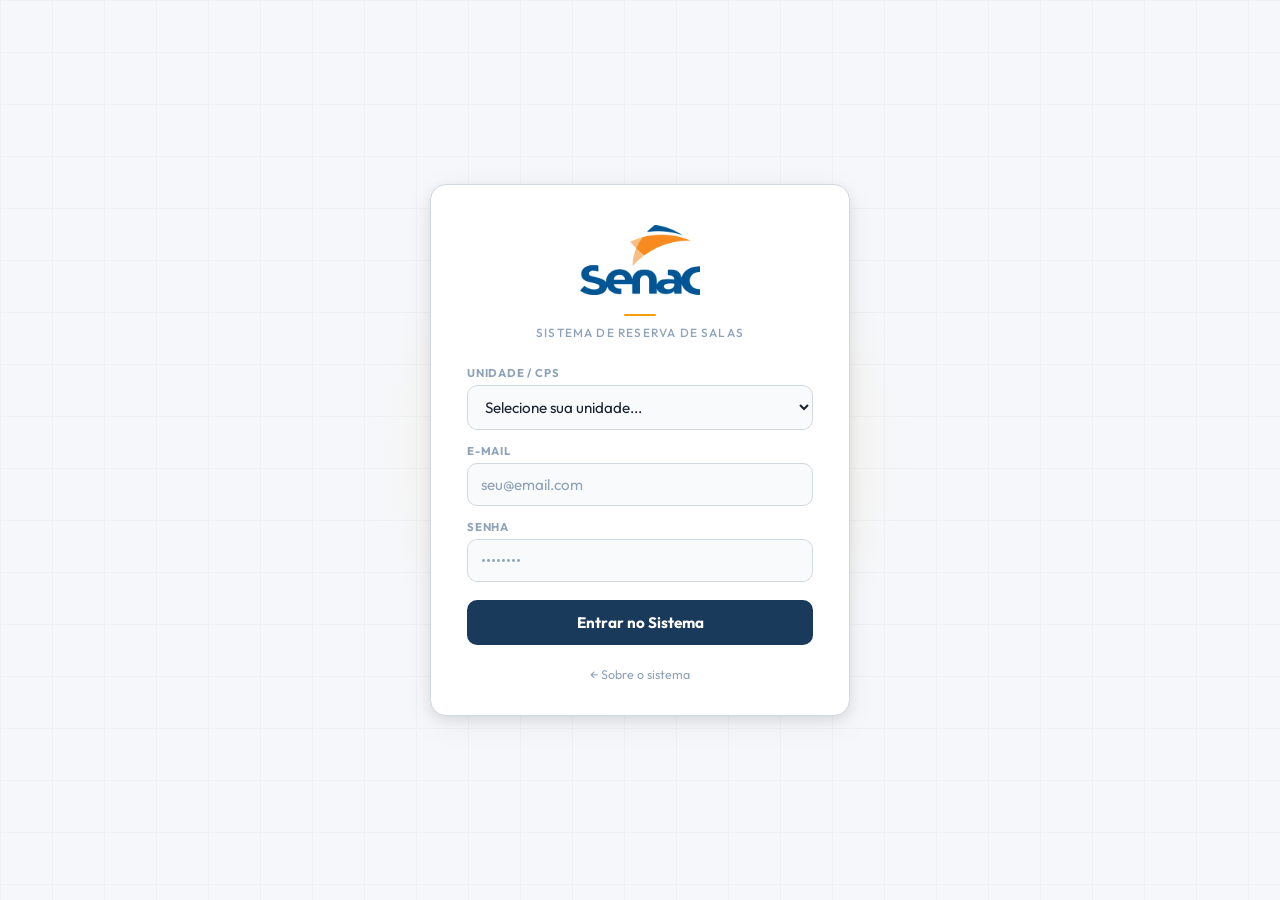
<file: login.html>
<!DOCTYPE html>
<!-- login.html — Tela de login do sistema -->
<html lang="pt-BR">
<head>
  <meta charset="UTF-8">
  <link rel="stylesheet" href="css/main.css">
  <link rel="stylesheet" href="css/phosphor.css">
  <meta name="viewport" content="width=device-width, initial-scale=1.0">
  <title>Acesso — SENAC Reservas</title>
</head>
<body>

<div class="login-wrap">
  <div class="login-box">

    
    <div class="login-logo">
      <div class="logo-wrap" id="logoWrap">
        <img id="logoImg" src="img/senac-logo-sem-fundo.webp" alt="SENAC">
      </div>
      <div class="nome" id="logoTxt">SENAC · GDF</div>
      <div class="divisor"></div>
      <div class="sub">Sistema de Reserva de Salas</div>
    </div>

    <div class="lf" id="blocoUnidade">
      <label for="selUnidade">Unidade / CPS</label>
      <select id="selUnidade">
        <option value="">Selecione sua unidade...</option>
      </select>
    </div>

    <form id="fLogin" novalidate>
      <div class="lf">
        <label for="inpEmail">E-mail</label>
        <input type="text" id="inpEmail" placeholder="seu@email.com" autocomplete="username">
      </div>
      <div class="lf">
        <label for="inpSenha">Senha</label>
        <input type="password" id="inpSenha" placeholder="••••••••" autocomplete="current-password">
      </div>
      <button type="submit" class="btn-login">Entrar no Sistema</button>
    </form>

    <div id="loginMsg" class="login-msg"></div>
    <div style="text-align:center;margin-top:18px">
      <a href="index.html" style="font-size:.78rem;color:var(--text3);text-decoration:none;transition:color .15s"
         onmouseover="this.style.color='var(--primary)'" onmouseout="this.style.color='var(--text3)'">
        ← Sobre o sistema
      </a>
    </div>

  </div>
</div>

<script src="js/storage.js"></script>
<script src="js/auth.js"></script>
<script src="js/login_page.js"></script>
</body>
</html>
</file>
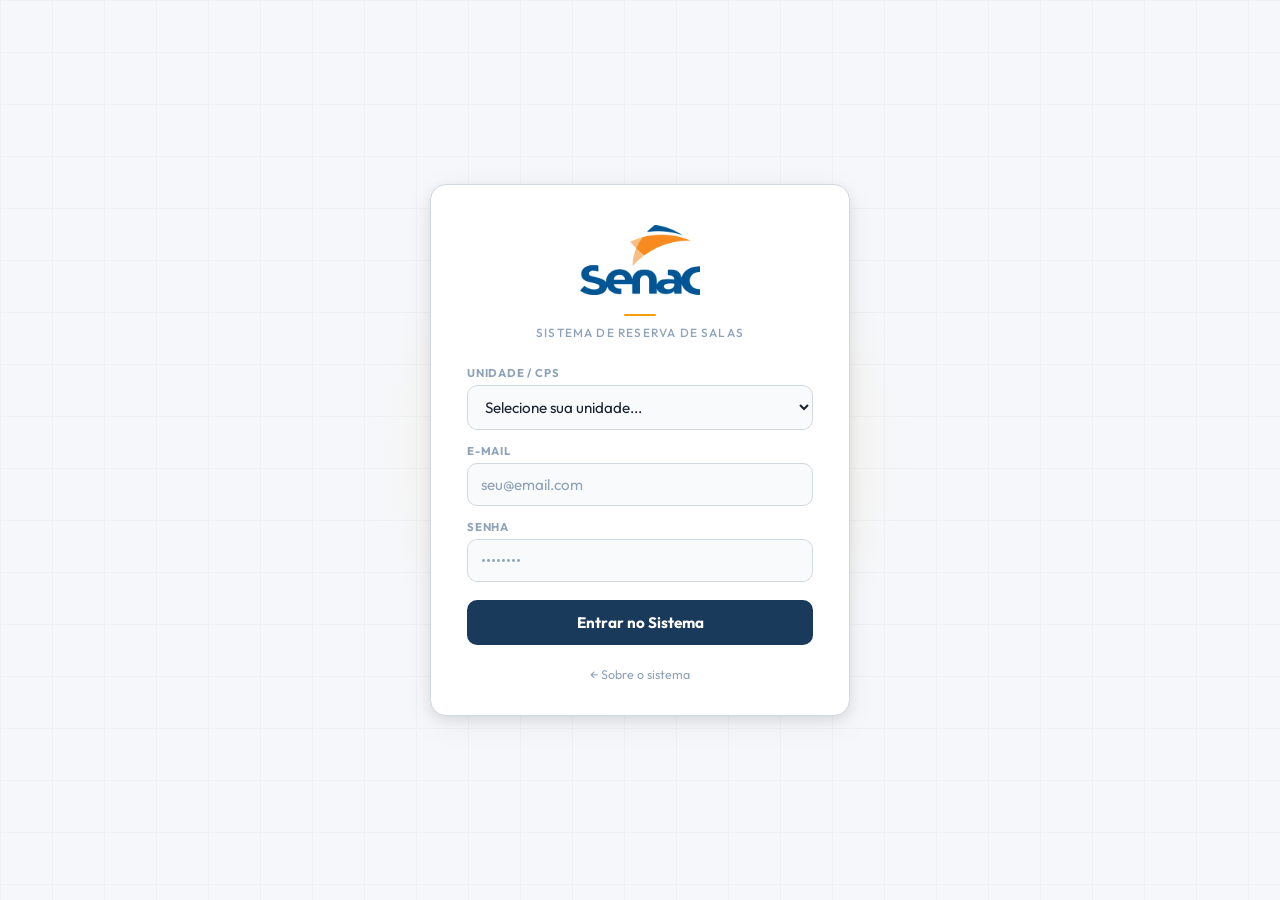
<file: recepcao.html>
﻿<!DOCTYPE html>
<!-- recepcao.html — Painel da Recepcao: mapa de salas, chaves, calendario -->
<html lang="pt-BR">
<head>
  <meta charset="UTF-8">
  <link rel="stylesheet" href="css/main.css">
  <link rel="stylesheet" href="css/phosphor.css">
  <meta name="viewport" content="width=device-width, initial-scale=1.0">
  <title>Recepção — SENAC Reservas</title>

</head>
<body>
<div class="layout">
  <aside class="sidebar">
    <div class="sb-brand">
      <div class="logo-wrap" id="logoWrap"><img id="logoImg" src="img/senac-logo-sem-fundo.webp" alt="SENAC"></div>
      <div class="sb-nome" id="logoTxt">SENAC · GDF</div>
      <div class="sb-sub" id="sbUnidade"></div>
      <span class="sb-badge recepcao">Recepção</span>
    </div>
    <nav class="sb-nav">
      <span class="sb-section">Painel</span>
      <button class="sb-btn" id="nav-mapa"   onclick="ir('mapa')">   <span class="ic">M</span>Mapa de Salas</button>
      <button class="sb-btn" id="nav-calendario" onclick="ir('calendario')"><span class="ic"><i class="ph ph-calendar"></i></span>Calendário</button>
      <button class="sb-btn" id="nav-chaves" onclick="ir('chaves')"> <span class="ic">C</span>Chaves</button>
      <button class="sb-btn" id="nav-notifs" onclick="ir('notifs')"> <span class="ic">N</span>Notificações
        <span class="sb-notif" id="badgeNotif" style="display:none">0</span></button>
    </nav>
    <div class="sb-foot">
      <div class="sb-user"><div class="sb-avatar" id="sbIniciais">RE</div>
        <div><div class="sb-uname" id="sbNome">—</div><div class="sb-urole">Recepção</div></div></div>
      <button class="btn-sair" onclick="sair()">Sair</button>
    </div>
  </aside>

  <div class="main">
    <header class="topbar">
      <div><div class="tb-title" id="tbTitle">Mapa de Salas</div><div class="tb-sub" id="tbSub"></div></div>
      <div class="tb-right"><button class="btn-tema" onclick="toggleTema()"><i class="ph ph-moon"></i></button></div>
    </header>

    
    <div class="pg ativa" id="pg-mapa">
      <div class="card">
        <div class="card-head">
          <div>
            <div class="card-title">Ocupação das Salas — Hoje</div>
            <div id="mapaRecLegenda" class="mapa-legenda"></div>
          </div>
          <button type="button" class="btn-refresh" onclick="return atualizarSecao('rdMapa', this)"><i class="ph ph-arrows-clockwise"></i> Atualizar</button>
        </div>
        
        <div class="mapa-filtros">
          <div class="mapa-busca-wrap">
            <span class="search-icon"><i class="ph ph-magnifying-glass"></i></span>
            <input type="text" id="mapaRecBusca" class="search-input" placeholder="Pesquisar sala…" oninput="rdMapa()">
          </div>
          <select id="mapaRecFiltBloco"  class="filter-select" onchange="rdMapa()" style="min-width:140px"><option value="">Todos os blocos</option></select>
          <select id="mapaRecFiltAndar"  class="filter-select" onchange="rdMapa()" style="min-width:140px"><option value="">Todos os andares</option></select>
          <select id="mapaRecFiltTurno"  class="filter-select" onchange="rdMapa()" style="min-width:130px">
            <option value="">Todos os turnos</option>
            <option>Matutino</option><option>Vespertino</option><option>Noturno</option>
          </select>
          <select id="mapaRecFiltStatus" class="filter-select" onchange="rdMapa()" style="min-width:130px">
            <option value="">Todos os status</option>
            <option value="livre"><span class="ic-dot ic-livre"></span> Livre</option>
            <option value="ocupada"><span class="ic-dot ic-ocupada"></span> Ocupada</option>
            <option value="iminente"><span class="ic-dot ic-iminente"></span> Em breve</option>
          </select>
        </div>
        <div id="mapaRec" style="margin-top:8px"></div>
      </div>
      <div class="card">
        <div class="card-head"><div class="card-title">Próximas Reservas (próximos 14 dias)</div>
          <button type="button" class="btn-refresh" onclick="return atualizarSecao('rdMapa', this)"><i class="ph ph-arrows-clockwise"></i> Atualizar</button></div>
        <div class="tw"><table class="tbl">
          <thead><tr><th>Sala</th><th>Turma</th><th>Instrutor</th><th>Período</th><th>Dias · Turno</th></tr></thead>
          <tbody id="tbFuturas"></tbody>
        </table></div>
      </div>
    </div>

    
    <div class="pg" id="pg-chaves">
      <div class="card">
        <div class="card-head">
          <div class="card-title">Gestão de Chaves <span class="count-badge" id="countChavRec"></span></div>
          <div style="display:flex;gap:8px;align-items:center">
            <button type="button" class="btn-refresh" onclick="return atualizarSecao('rdChaves', this)"><i class="ph ph-arrows-clockwise"></i> Atualizar</button>
            <button class="btn btn-primary" onclick="abrirChave(0)">+ Nova Chave</button>
          </div>
        </div>
        <p class="txt2" style="margin-bottom:14px">Crie as chaves, veja com quem está cada uma e atribua a instrutores ou coordenadores.</p>
        <div id="searchChavRec"></div>
        <div id="listaChaves"></div>
      </div>
    </div>

    
    <div class="pg" id="pg-calendario">
      <div class="card">
        <div class="cal-toolbar">
          <div class="cal-nav">
            <button class="cal-nav-btn" onclick="calAnterior()" title="Anterior"><i class="ph ph-caret-left"></i></button>
            <span id="calPeriodo" class="cal-periodo">Calendário</span>
            <button class="cal-nav-btn" onclick="calProximo()" title="Próximo"><i class="ph ph-caret-right"></i></button>
            <button class="cal-today-btn" onclick="calHoje()">Hoje</button>
          </div>
          <div class="cal-view-toggle">
            <button class="cal-view-btn ativo" data-vista="mes"    onclick="calVista('mes')">Mês</button>
            <button class="cal-view-btn"        data-vista="semana" onclick="calVista('semana')">Semana</button>
          </div>
          <div class="cal-filters">
            <select id="calFiltSala"  onchange="calFiltrar()"><option value="">Todas as salas</option></select>
            <select id="calFiltTurno" onchange="calFiltrar()">
              <option value="">Todos os turnos</option>
              <option>Matutino</option><option>Vespertino</option><option>Noturno</option>
            </select>
            <button type="button" class="btn-refresh" onclick="return atualizarSecao('rdCalendario', this)"><i class="ph ph-arrows-clockwise"></i> Atualizar</button>
          </div>
        </div>
        <div class="cal-legenda">
          <div class="cal-leg"><div class="cal-leg-dot mat"></div>Matutino</div>
          <div class="cal-leg"><div class="cal-leg-dot ves"></div>Vespertino</div>
          <div class="cal-leg"><div class="cal-leg-dot not"></div>Noturno</div>
          <div class="cal-leg"><div class="cal-leg-dot avul"></div>Sem turma</div>
        </div>
        <div class="cal-layout">
          <div id="calCorpo"></div>
          <div class="cal-detalhe-wrap"><div id="calDetalhe" class="cal-detalhe"></div></div>
        </div>
      </div>
    </div>

    
    <div class="pg" id="pg-notifs">
      <div class="card"><div class="card-head"><div class="card-title">Notificações</div>
        <button type="button" class="btn-refresh" onclick="return atualizarSecao('rdNotifs', this)"><i class="ph ph-arrows-clockwise"></i> Atualizar</button></div>
        <div id="listaNotifs"></div>
      </div>
    </div>
  </div>
</div>


<div class="modal-overlay" id="modalChave" style="display:none">
  <div class="modal-box">
    <div class="modal-title">
      <span id="mCTit">Nova Chave</span>
      <button class="modal-close" onclick="modalFechar('modalChave')" title="Fechar"><i class="ph ph-x"></i></button>
    </div>
    <input type="hidden" id="mCId">
    <div class="fg">
      <div class="ff"><label>Sala *</label><select id="mCSala"><option value="">— Selecione —</option></select></div>
      <div class="ff"><label>Código / Identificação *</label><input type="text" id="mCCod" placeholder="Ex.: Chave A, Lab 03-1"></div>
      <div class="ff"><label>Andar</label><input type="text" id="mCAndar" placeholder="Ex.: Térreo, 1º, 2º"></div>
    </div>
    <div class="modal-foot">
      <button class="btn btn-ghost" onclick="modalFechar('modalChave')">Cancelar</button>
      <button class="btn btn-primary" onclick="salvarChave()">Salvar</button>

    
    </div>
  </div>
</div>


<div class="modal-overlay" id="modalAtribuir" style="display:none">
  <div class="modal-box">
    <div class="modal-title">
      <span>Atribuir Chave</span>
      <button class="modal-close" onclick="modalFechar('modalAtribuir')" title="Fechar"><i class="ph ph-x"></i></button>
    </div>
    <input type="hidden" id="mAChaveId">
    <div class="fg">
      <div class="ff">
        <label>Chave</label>
        <input type="text" id="mAChaveNome" readonly style="background:var(--surface2);color:var(--text2)">
      </div>
      <div class="ff">
        <label>Responsável *</label>
        <select id="mAInstrutorSel"><option value="">— Selecione o responsável —</option></select>
      </div>
    </div>
    <div class="modal-foot">
      <button class="btn btn-ghost" onclick="modalFechar('modalAtribuir')">Cancelar</button>
      <button class="btn btn-warning btn-sm" id="mABtnDevolver" onclick="devolverChaveRec()" style="display:none">Liberar (devolvida à recepção)</button>
      <button class="btn btn-primary" onclick="confirmarAtribuir()">Atribuir</button>
    </div>
  </div>
</div>

<div id="toasts"></div>
<script src="js/storage.js"></script>
    <script src="js/calendario_page.js"></script>
<script src="js/auth.js"></script>
<script src="js/search.js"></script>
<script src="js/recepcao_page.js"></script>
</body>
</html>
</file>
<file: css/main.css>
﻿/* ================================================================
   main.css — Ponto de entrada único do CSS
   Importa todos os módulos na ordem correta.

   Para alterar qualquer parte visual, edite apenas o arquivo
   correspondente abaixo — não há duplicação entre eles.

   Ordem:
     0. icons      → Phosphor icons + status dots
     1. variables  → tokens de design (cores, tamanhos, sombras)
     2. reset      → normalização e utilitários globais
     3. login      → tela de login (login.html)
     3b.landing    → página sobre o sistema (index.html)
     4. layout     → sidebar, topbar, estrutura do painel
     5. components → cards, stats, badges, chips, status
     6. forms      → inputs, selects, mensagens de feedback
     7. buttons    → todos os estilos de botão
     8. table      → tabelas de dados
     9. modal      → overlays e caixas de diálogo
    10. toast      → notificações toast (pop-ups breves)
    11. notifications → itens de notificação e solicitação
    12. keys       → cards de chaves físicas
    13. map        → mapa de salas v2 (cards bloco/andar)
    14. search     → barras de pesquisa e filtros
    15. dashboard   → estilos exclusivos do dashboard.html (painel antigo)
   ================================================================ */

@import url('./variables.css');
@import url('./icons.css');
@import url('./reset.css');
@import url('./login.css');
@import url('./landing.css');
@import url('./layout.css');
@import url('./components.css');
@import url('./forms.css');
@import url('./buttons.css');
@import url('./table.css');
@import url('./modal.css');
@import url('./toast.css');
@import url('./notifications.css');
@import url('./keys.css');
@import url('./map.css');
@import url('./search.css');
@import url('./dashboard.css');
@import url('./calendario.css');
</file>
<file: css/phosphor.css>
.ph {
  display: inline-block;
  font-family: "Segoe UI Symbol", "Arial Unicode MS", sans-serif;
  font-style: normal;
  font-weight: 400;
  line-height: 1;
  text-rendering: auto;
  vertical-align: -0.125em;
}

.ph::before { content: "\25A1"; }
.ph-arrow-u-up-left::before { content: "\21B6"; }
.ph-arrows-clockwise::before { content: "\21BB"; }
.ph-bank::before { content: "\25A3"; }
.ph-bell::before { content: "\1F514"; }
.ph-books::before { content: "\1F4DA"; }
.ph-buildings::before { content: "\25A6"; }
.ph-calendar::before,
.ph-calendar-dots::before { content: "\1F4C5"; }
.ph-calendar-check::before { content: "\2611"; }
.ph-calendar-plus::before { content: "\229E"; }
.ph-caret-left::before { content: "\2039"; }
.ph-caret-right::before { content: "\203A"; }
.ph-chalkboard-teacher::before { content: "\25A4"; }
.ph-chat-text::before { content: "\1F5E8"; }
.ph-check::before { content: "\2713"; }
.ph-check-circle::before,
.ph-shield-check::before { content: "\2714"; }
.ph-clipboard-text::before { content: "\1F4CB"; }
.ph-clock::before { content: "\25F7"; }
.ph-cloud-sun::before { content: "\2601"; }
.ph-envelope-simple::before { content: "\2709"; }
.ph-floppy-disk::before { content: "\1F4BE"; }
.ph-gear::before { content: "\2699"; }
.ph-graduation-cap::before { content: "\25B1"; }
.ph-house-line::before { content: "\2302"; }
.ph-info::before { content: "\2139"; }
.ph-key::before { content: "\26BF"; }
.ph-lock::before { content: "\1F512"; }
.ph-magnifying-glass::before { content: "\2315"; }
.ph-map-pin::before { content: "\25C9"; }
.ph-map-trifold::before { content: "\25EB"; }
.ph-moon::before { content: "\263E"; }
.ph-paper-plane-tilt::before { content: "\27A4"; }
.ph-pencil-simple::before { content: "\270E"; }
.ph-plus::before { content: "\002B"; }
.ph-sparkle::before { content: "\2726"; }
.ph-sun::before { content: "\2600"; }
.ph-trash::before { content: "\232B"; }
.ph-user::before { content: "\25CB"; }
.ph-user-check::before { content: "\2713"; }
.ph-user-switch::before { content: "\21C4"; }
.ph-users::before { content: "\25CE"; }
.ph-warning::before,
.ph-warning-circle::before { content: "\26A0"; }
.ph-x::before,
.ph-x-circle::before { content: "\00D7"; }
</file>
